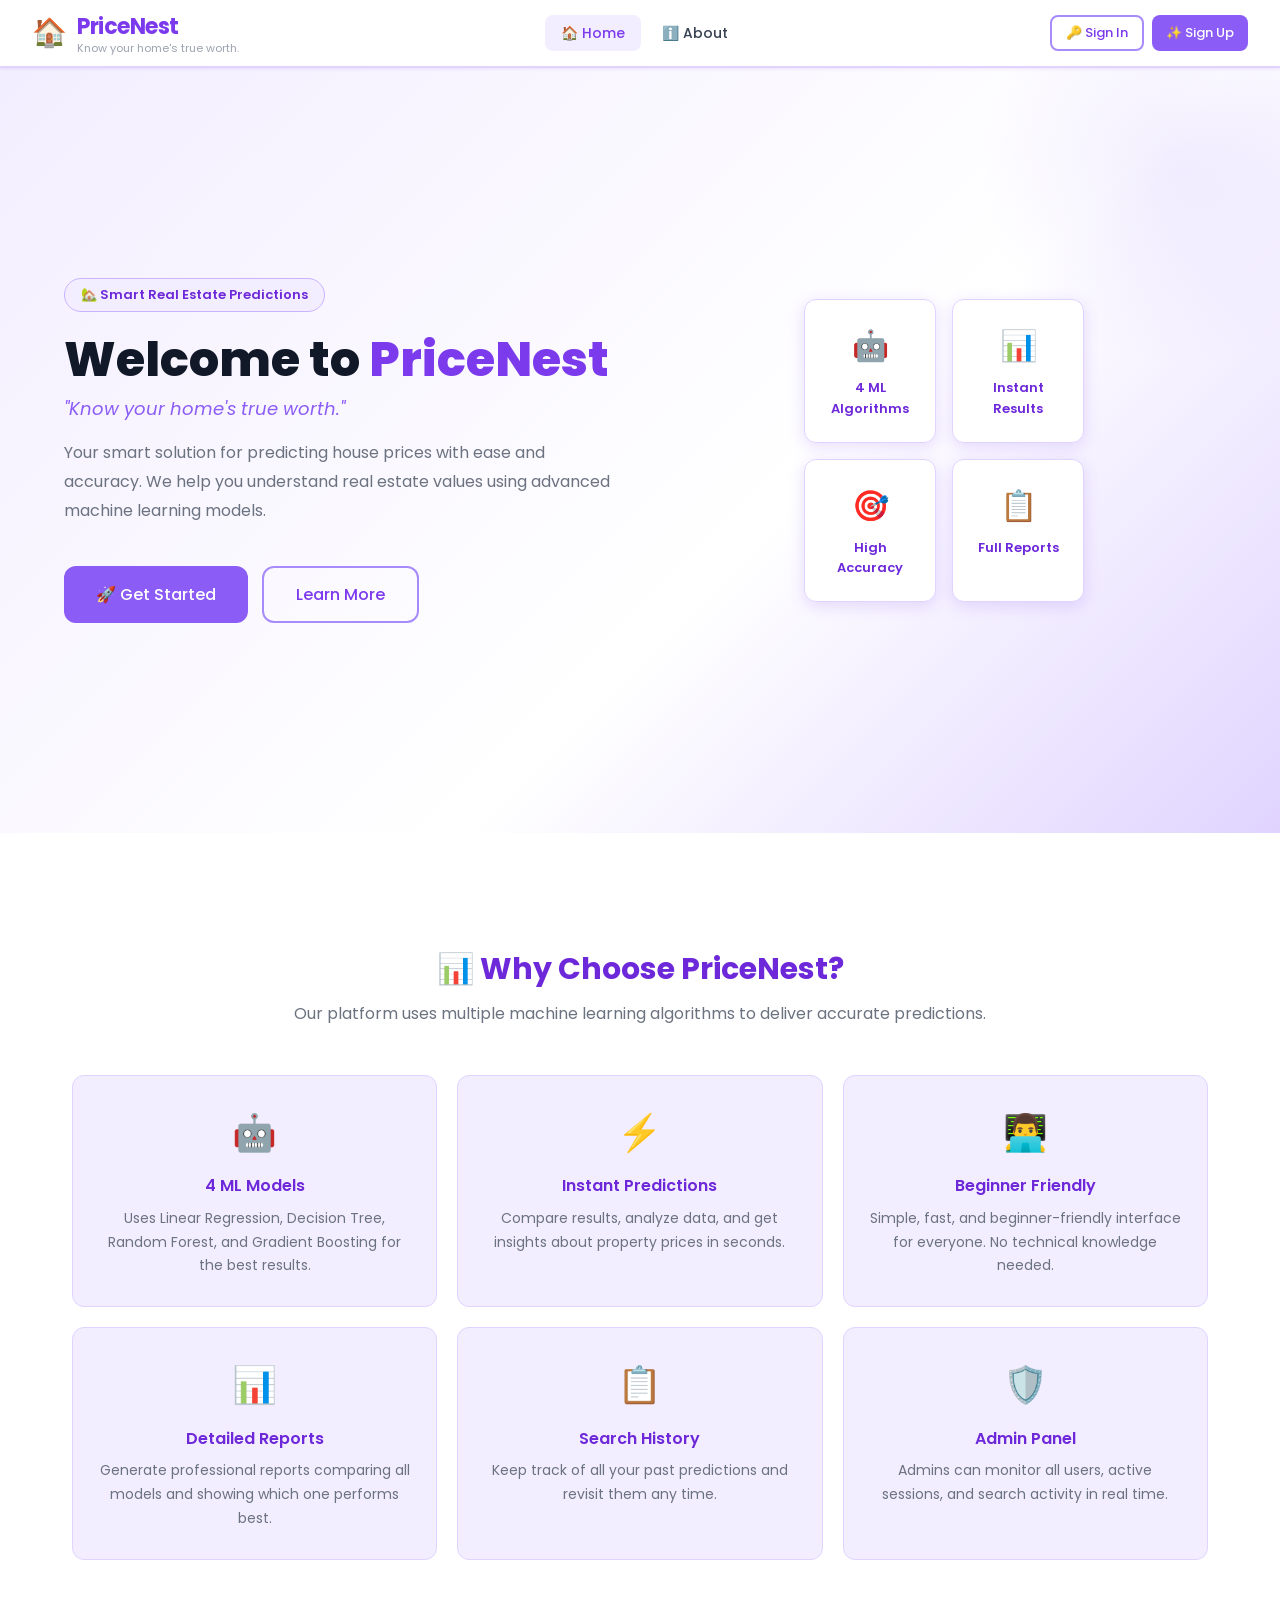
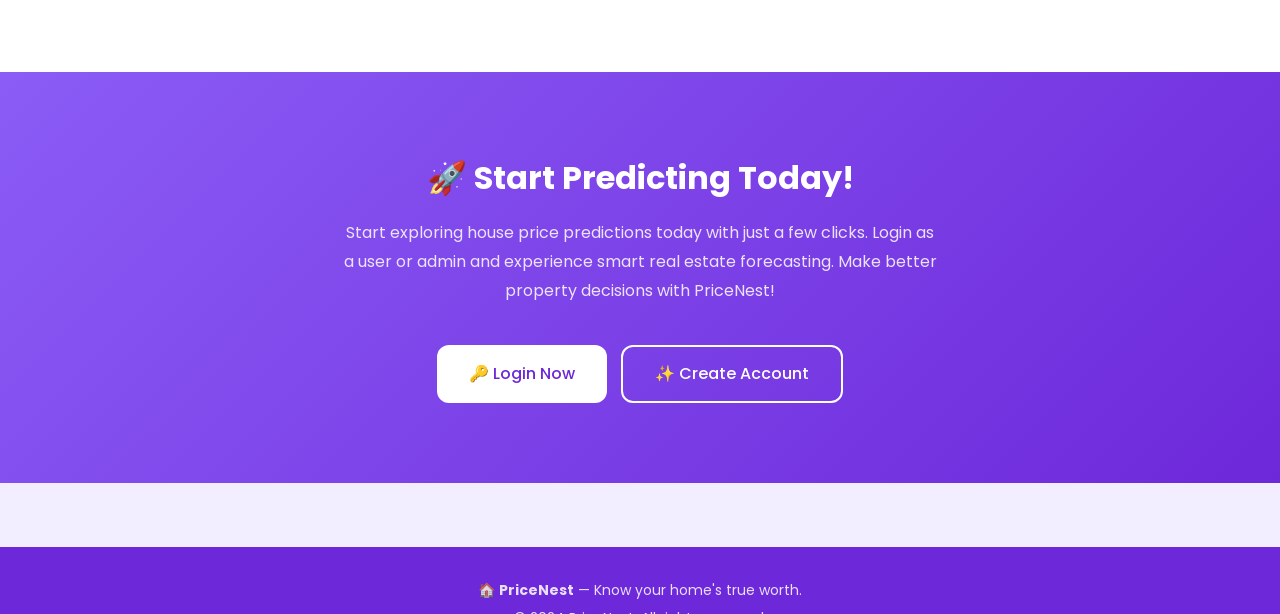
<file: index.html>
<!DOCTYPE html>
<html lang="en">
<head>
  <meta charset="UTF-8"/>
  <meta http-equiv="refresh" content="0; url=frontend/pages/home.html"/>
  <title>PriceNest - Redirecting...</title>
</head>
<body>
  <p>Redirecting to PriceNest... <a href="frontend/pages/home.html">Click here if not redirected.</a></p>
</body>
</html>
</file>
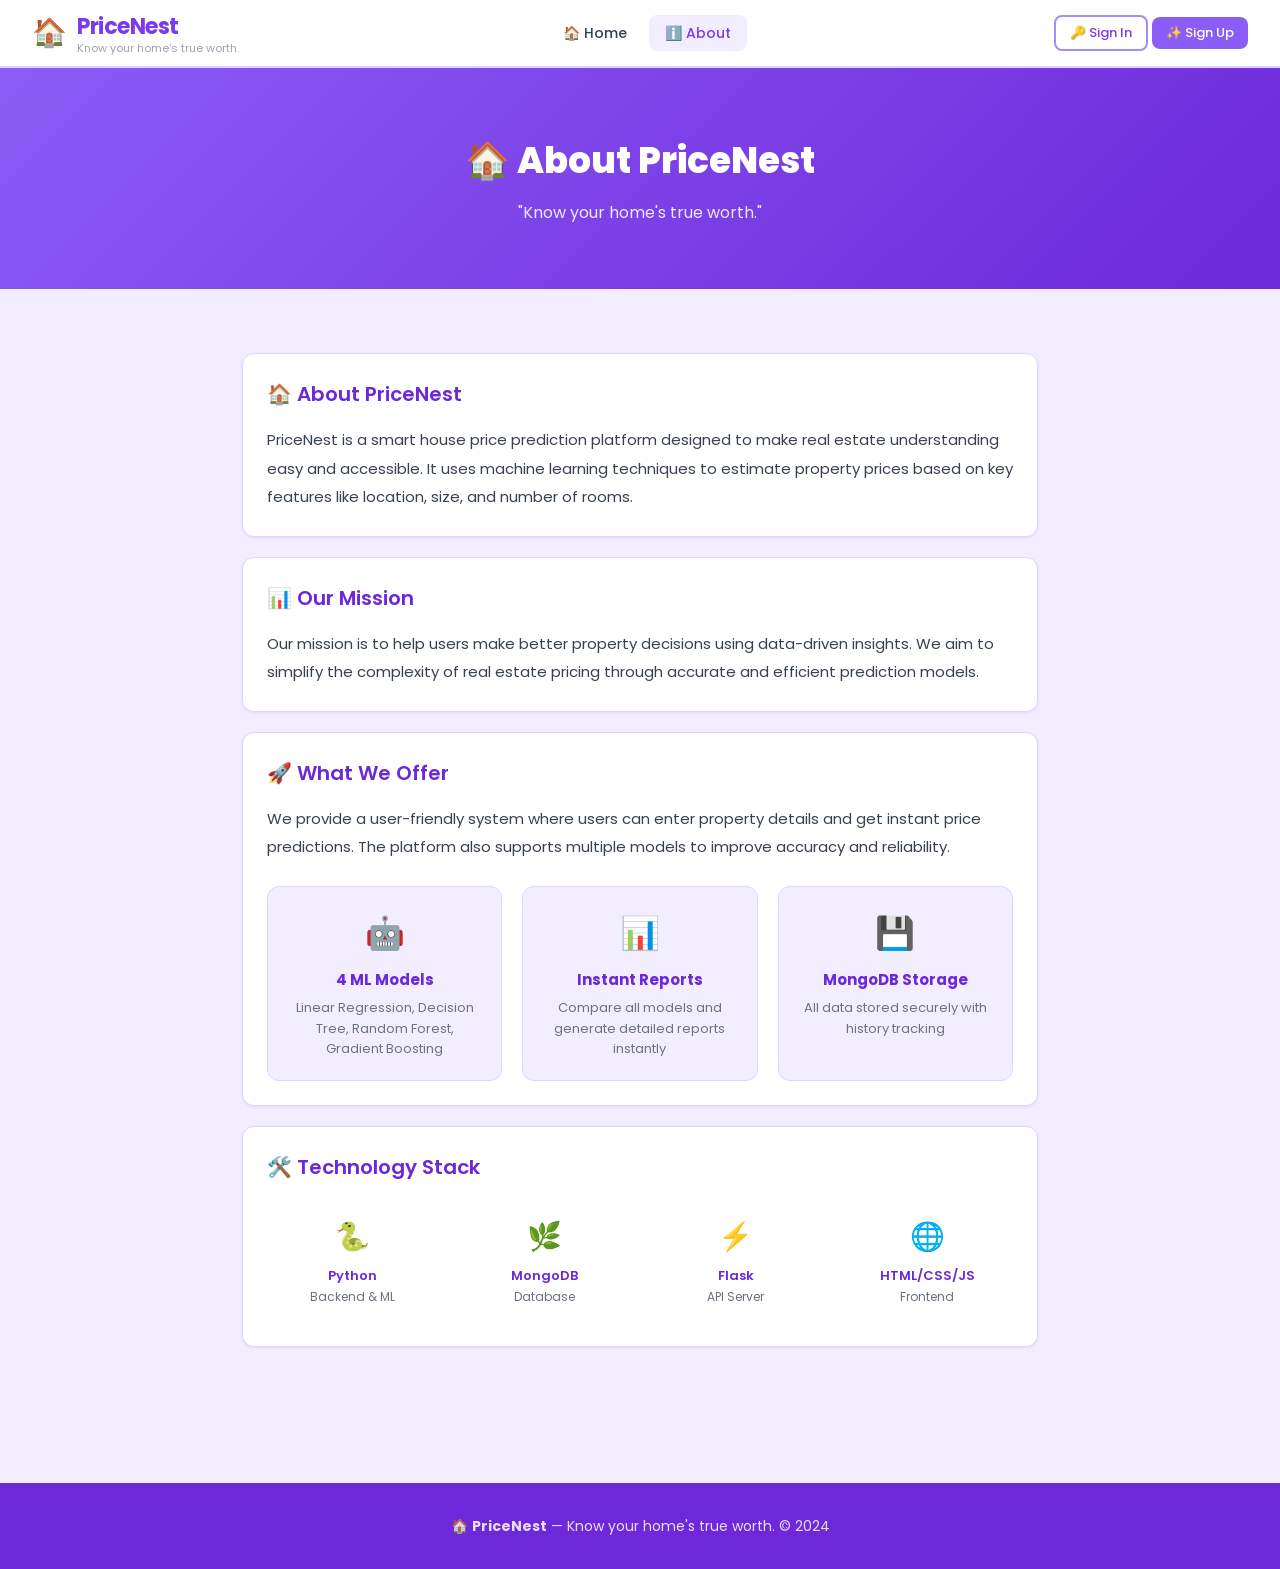
<file: frontend/pages/about.html>
<!DOCTYPE html>
<html lang="en">
<head>
  <meta charset="UTF-8"/>
  <meta name="viewport" content="width=device-width, initial-scale=1.0"/>
  <title>PriceNest - About</title>
  <link rel="stylesheet" href="../css/style.css"/>
</head>
<body>

<!-- NAVBAR -->
<nav class="navbar">
  <div class="navbar-brand">
    <span class="logo-icon">🏠</span>
    <div>
      <span class="brand-text">PriceNest</span>
      <span class="tagline">Know your home's true worth.</span>
    </div>
  </div>
  <ul class="nav-links">
    <li><a href="home.html">🏠 Home</a></li>
    <li><a href="about.html" class="active">ℹ️ About</a></li>
    <li id="navPredict" class="hidden"><a href="predict.html">🔮 Predict</a></li>
    <li id="navHistory" class="hidden"><a href="history.html">📋 History</a></li>
    <li id="navReport" class="hidden"><a href="report.html">📊 Report</a></li>
    <li id="navAdmin" class="hidden"><a href="admin.html">🛡️ Admin</a></li>
  </ul>
  <div class="nav-user" id="navUser">
    <div id="navGuest">
      <a href="auth.html" class="btn btn-outline btn-sm">🔑 Sign In</a>
      <a href="auth.html?tab=signup" class="btn btn-primary btn-sm">✨ Sign Up</a>
    </div>
    <div id="navLoggedIn" class="hidden" style="display:flex;align-items:center;gap:10px;">
      <span id="navUsername" style="font-size:14px;font-weight:500;color:var(--lavender-700);"></span>
      <button class="profile-icon-btn" onclick="goToProfile()">👤</button>
      <button class="btn btn-sm btn-outline" onclick="logout()">🚪 Logout</button>
    </div>
  </div>
</nav>

<!-- ABOUT HERO -->
<div style="background:linear-gradient(135deg,var(--lavender-500),var(--lavender-700));padding:4rem 2rem;text-align:center;color:white;">
  <h1 style="font-size:36px;font-weight:800;margin-bottom:10px;">🏠 About PriceNest</h1>
  <p style="font-size:16px;opacity:0.88;max-width:560px;margin:0 auto;">"Know your home's true worth."</p>
</div>

<div class="main-content" style="max-width:860px;">

  <!-- About Section -->
  <div class="card" style="margin-top:32px;">
    <div class="card-title" style="font-size:20px;">🏠 About PriceNest</div>
    <p style="font-size:15px;color:var(--gray-700);line-height:1.9;">
      PriceNest is a smart house price prediction platform designed to make real estate understanding easy and accessible.
      It uses machine learning techniques to estimate property prices based on key features like location, size, and number of rooms.
    </p>
  </div>

  <!-- Mission -->
  <div class="card" style="margin-top:20px;">
    <div class="card-title" style="font-size:20px;">📊 Our Mission</div>
    <p style="font-size:15px;color:var(--gray-700);line-height:1.9;">
      Our mission is to help users make better property decisions using data-driven insights.
      We aim to simplify the complexity of real estate pricing through accurate and efficient prediction models.
    </p>
  </div>

  <!-- What We Offer -->
  <div class="card" style="margin-top:20px;">
    <div class="card-title" style="font-size:20px;">🚀 What We Offer</div>
    <p style="font-size:15px;color:var(--gray-700);line-height:1.9;">
      We provide a user-friendly system where users can enter property details and get instant price predictions.
      The platform also supports multiple models to improve accuracy and reliability.
    </p>

    <div class="grid-3" style="margin-top:24px;">
      <div style="text-align:center;padding:20px;background:var(--lavender-100);border-radius:var(--radius);border:1px solid var(--lavender-200);">
        <div style="font-size:32px;margin-bottom:10px;">🤖</div>
        <h4 style="color:var(--lavender-700);margin-bottom:6px;">4 ML Models</h4>
        <p style="font-size:13px;color:var(--gray-500);">Linear Regression, Decision Tree, Random Forest, Gradient Boosting</p>
      </div>
      <div style="text-align:center;padding:20px;background:var(--lavender-100);border-radius:var(--radius);border:1px solid var(--lavender-200);">
        <div style="font-size:32px;margin-bottom:10px;">📊</div>
        <h4 style="color:var(--lavender-700);margin-bottom:6px;">Instant Reports</h4>
        <p style="font-size:13px;color:var(--gray-500);">Compare all models and generate detailed reports instantly</p>
      </div>
      <div style="text-align:center;padding:20px;background:var(--lavender-100);border-radius:var(--radius);border:1px solid var(--lavender-200);">
        <div style="font-size:32px;margin-bottom:10px;">💾</div>
        <h4 style="color:var(--lavender-700);margin-bottom:6px;">MongoDB Storage</h4>
        <p style="font-size:13px;color:var(--gray-500);">All data stored securely with history tracking</p>
      </div>
    </div>
  </div>

  <!-- Tech Stack -->
  <div class="card" style="margin-top:20px;margin-bottom:40px;">
    <div class="card-title" style="font-size:20px;">🛠️ Technology Stack</div>
    <div class="grid-4">
      <div style="text-align:center;padding:16px;">
        <div style="font-size:28px;margin-bottom:6px;">🐍</div>
        <p style="font-weight:600;font-size:13px;color:var(--lavender-700);">Python</p>
        <p style="font-size:12px;color:var(--gray-500);">Backend & ML</p>
      </div>
      <div style="text-align:center;padding:16px;">
        <div style="font-size:28px;margin-bottom:6px;">🌿</div>
        <p style="font-weight:600;font-size:13px;color:var(--lavender-700);">MongoDB</p>
        <p style="font-size:12px;color:var(--gray-500);">Database</p>
      </div>
      <div style="text-align:center;padding:16px;">
        <div style="font-size:28px;margin-bottom:6px;">⚡</div>
        <p style="font-weight:600;font-size:13px;color:var(--lavender-700);">Flask</p>
        <p style="font-size:12px;color:var(--gray-500);">API Server</p>
      </div>
      <div style="text-align:center;padding:16px;">
        <div style="font-size:28px;margin-bottom:6px;">🌐</div>
        <p style="font-weight:600;font-size:13px;color:var(--lavender-700);">HTML/CSS/JS</p>
        <p style="font-size:12px;color:var(--gray-500);">Frontend</p>
      </div>
    </div>
  </div>

</div>

<footer>
  <p>🏠 <strong>PriceNest</strong> — Know your home's true worth. © 2024</p>
</footer>

<script src="../js/utils.js"></script>
<script src="../js/about.js"></script>
</body>
</html>
</file>
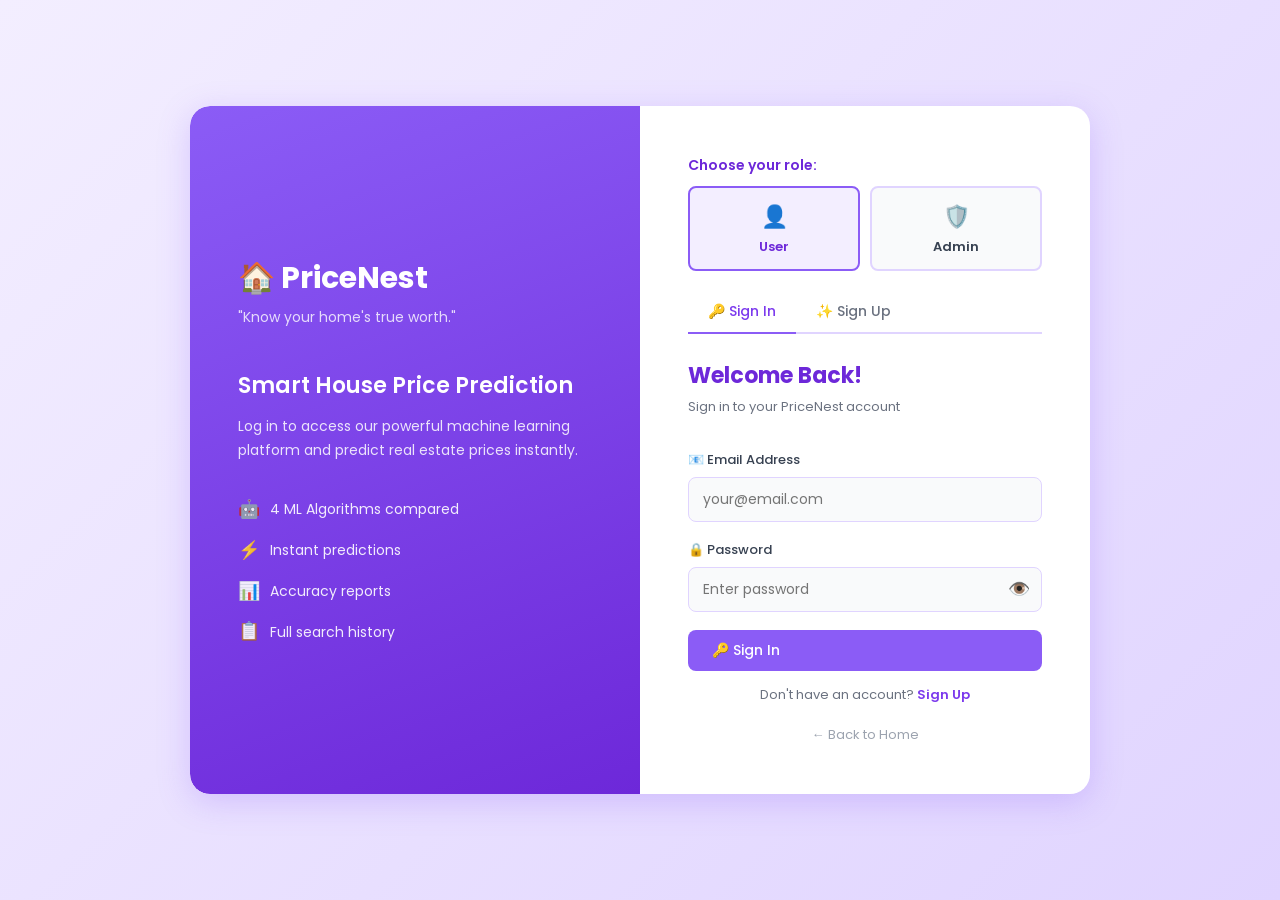
<file: frontend/pages/admin.html>
<!DOCTYPE html>
<html lang="en">
<head>
  <meta charset="UTF-8"/>
  <meta name="viewport" content="width=device-width, initial-scale=1.0"/>
  <title>PriceNest - Admin Dashboard</title>
  <link rel="stylesheet" href="../css/style.css"/>
</head>
<body>

<nav class="navbar">
  <div class="navbar-brand">
    <span class="logo-icon">🏠</span>
    <div><span class="brand-text">PriceNest</span><span class="tagline">Admin Panel</span></div>
  </div>
  <ul class="nav-links">
    <li><a href="admin.html" class="active">📊 Dashboard</a></li>
    <li><a href="home.html">🏠 Site Home</a></li>
  </ul>
  <div style="display:flex;align-items:center;gap:10px;">
    <span id="adminName" style="font-size:14px;font-weight:600;color:var(--lavender-700);">Admin</span>
    <span class="badge badge-purple">🛡️ Admin</span>
    <button class="btn btn-sm btn-outline" onclick="logout()">🚪 Logout</button>
  </div>
</nav>

<div class="main-content">
  <div class="page-header">
    <h1>🛡️ Admin Dashboard</h1>
    <p>Monitor all users, active sessions, and search activity.</p>
  </div>

  <div class="grid-4" style="margin-bottom:2rem;">
    <div class="stat-card"><div class="stat-icon">👥</div><div class="stat-info"><div class="stat-value" id="statTotalUsers">—</div><div class="stat-label">Total Users</div></div></div>
    <div class="stat-card"><div class="stat-icon">🟢</div><div class="stat-info"><div class="stat-value" id="statActiveUsers">—</div><div class="stat-label">Active Now</div></div></div>
    <div class="stat-card"><div class="stat-icon">🔍</div><div class="stat-info"><div class="stat-value" id="statTotalSearches">—</div><div class="stat-label">Total Searches</div></div></div>
    <div class="stat-card"><div class="stat-icon">📅</div><div class="stat-info"><div class="stat-value" id="statDate">—</div><div class="stat-label">Today</div></div></div>
  </div>

  <div class="grid-2">
    <div class="card"><div class="card-title">🟢 Currently Active Users</div><div id="activeUsersContainer"><div class="spinner"></div></div></div>
    <div class="card"><div class="card-title">👥 All Registered Users</div><div id="allUsersContainer"><div class="spinner"></div></div></div>
  </div>

  <div class="card" style="margin-top:24px;">
    <div class="card-title">🔍 Recent Search Activity</div>
    <div id="searchActivityContainer"><div class="spinner"></div></div>
  </div>
</div>

<footer><p>🏠 <strong>PriceNest</strong> — Admin Panel © 2024</p></footer>
<script src="../js/utils.js"></script>
<script src="../js/admin.js"></script>
</body>
</html>
</file>
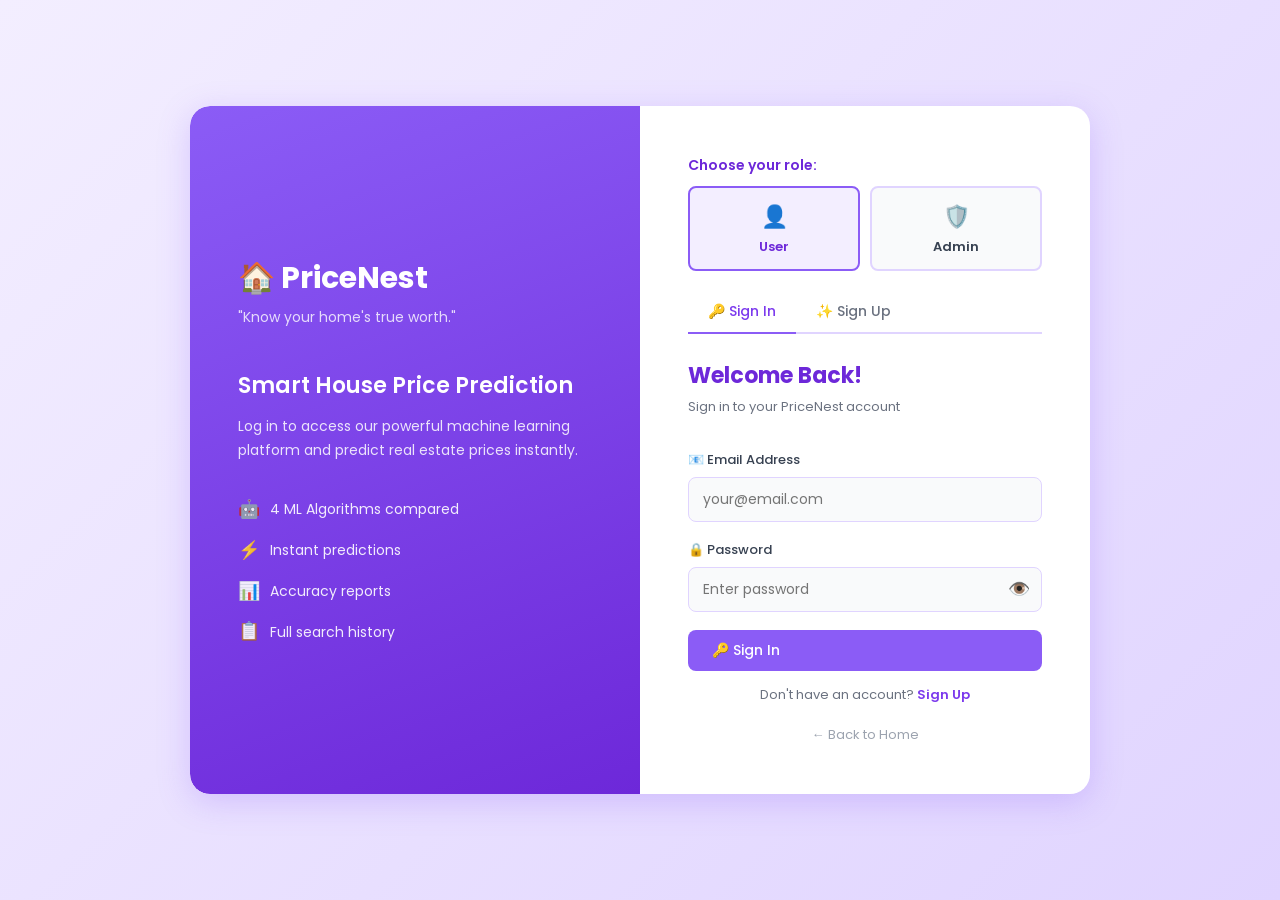
<file: frontend/pages/auth.html>
<!DOCTYPE html>
<html lang="en">
<head>
  <meta charset="UTF-8"/>
  <meta name="viewport" content="width=device-width, initial-scale=1.0"/>
  <title>PriceNest - Sign In / Sign Up</title>
  <link rel="stylesheet" href="../css/style.css"/>
  <link rel="stylesheet" href="../css/auth.css"/>
  <style>
    .password-wrap {
      position: relative;
    }
    .password-wrap .form-control {
      padding-right: 44px;
    }
    .eye-btn {
      position: absolute;
      right: 12px;
      top: 50%;
      transform: translateY(-50%);
      background: none;
      border: none;
      cursor: pointer;
      font-size: 18px;
      color: var(--gray-400);
      padding: 0;
      line-height: 1;
      transition: color 0.2s;
    }
    .eye-btn:hover { color: var(--lavender-600); }
  </style>
</head>
<body class="auth-body">

<div class="auth-wrapper">
  <!-- LEFT HERO -->
  <div class="auth-hero">
    <div>
      <div class="brand">🏠 PriceNest</div>
      <div class="tagline">"Know your home's true worth."</div>
    </div>
    <h2>Smart House Price Prediction</h2>
    <p>Log in to access our powerful machine learning platform and predict real estate prices instantly.</p>
    <ul class="feature-list">
      <li><span class="icon">🤖</span> 4 ML Algorithms compared</li>
      <li><span class="icon">⚡</span> Instant predictions</li>
      <li><span class="icon">📊</span> Accuracy reports</li>
      <li><span class="icon">📋</span> Full search history</li>
    </ul>
  </div>

  <!-- RIGHT FORM -->
  <div class="auth-form-panel">

    <!-- Role Selector -->
    <p style="margin-bottom:10px;font-weight:600;color:var(--lavender-700);font-size:14px;">Choose your role:</p>
    <div class="role-selector">
      <button class="role-btn selected" id="roleUserBtn" onclick="selectRole('user', this)">
        <span class="role-icon">👤</span>
        <span class="role-label">User</span>
      </button>
      <button class="role-btn" id="roleAdminBtn" onclick="selectRole('admin', this)">
        <span class="role-icon">🛡️</span>
        <span class="role-label">Admin</span>
      </button>
    </div>

    <!-- Tabs -->
    <div class="auth-tabs">
      <button class="auth-tab active" id="tabLogin"  onclick="switchTab('login')">🔑 Sign In</button>
      <button class="auth-tab"        id="tabSignup" onclick="switchTab('signup')">✨ Sign Up</button>
    </div>

    <!-- Alerts -->
    <div class="alert alert-error"   id="authAlert"  ><span id="authAlertMsg"></span></div>
    <div class="alert alert-success" id="authSuccess"><span id="authSuccessMsg"></span></div>

    <!-- ===== LOGIN FORM ===== -->
    <div id="loginForm">
      <p class="form-title">Welcome Back!</p>
      <p class="form-subtitle">Sign in to your PriceNest account</p>

      <div class="form-group">
        <label>📧 Email Address</label>
        <input type="email" class="form-control" id="loginEmail" placeholder="your@email.com"/>
      </div>

      <div class="form-group">
        <label>🔒 Password</label>
        <div class="password-wrap">
          <input type="password" class="form-control" id="loginPassword" placeholder="Enter password"/>
          <button class="eye-btn" type="button" onclick="togglePassword('loginPassword', this)" title="Show/Hide Password">👁️</button>
        </div>
      </div>

      <button class="btn btn-primary" style="width:100%;" onclick="handleLogin()">🔑 Sign In</button>
      <p style="text-align:center;font-size:13px;color:var(--gray-500);margin-top:14px;">
        Don't have an account? <a href="#" onclick="switchTab('signup')" style="color:var(--lavender-600);font-weight:600;">Sign Up</a>
      </p>
    </div>

    <!-- ===== SIGNUP FORM ===== -->
    <div id="signupForm" style="display:none;">
      <p class="form-title">Create Account</p>
      <p class="form-subtitle">Join PriceNest today</p>

      <div class="form-group">
        <label>👤 Username</label>
        <input type="text" class="form-control" id="signupUsername" placeholder="Your name"/>
      </div>

      <div class="form-group">
        <label>📧 Email Address</label>
        <input type="email" class="form-control" id="signupEmail" placeholder="your@email.com"/>
      </div>

      <div class="form-group">
        <label>🔒 Password</label>
        <div class="password-wrap">
          <input type="password" class="form-control" id="signupPassword" placeholder="Min 6 characters"/>
          <button class="eye-btn" type="button" onclick="togglePassword('signupPassword', this)" title="Show/Hide Password">👁️</button>
        </div>
      </div>

      <button class="btn btn-primary" style="width:100%;" onclick="handleSignup()">✨ Create Account</button>
      <p style="text-align:center;font-size:13px;color:var(--gray-500);margin-top:14px;">
        Already have an account? <a href="#" onclick="switchTab('login')" style="color:var(--lavender-600);font-weight:600;">Sign In</a>
      </p>
    </div>

    <p style="margin-top:20px;text-align:center;font-size:13px;">
      <a href="home.html" style="color:var(--gray-400);">← Back to Home</a>
    </p>
  </div>
</div>

<script src="../js/utils.js"></script>
<script src="../js/auth.js"></script>
<script>
  // Show / Hide password toggle
  function togglePassword(inputId, btn) {
    var input = document.getElementById(inputId);
    if (input.type === "password") {
      input.type = "text";
      btn.textContent = "🙈";
      btn.title = "Hide Password";
    } else {
      input.type = "password";
      btn.textContent = "👁️";
      btn.title = "Show Password";
    }
  }
</script>
</body>
</html>
</file>
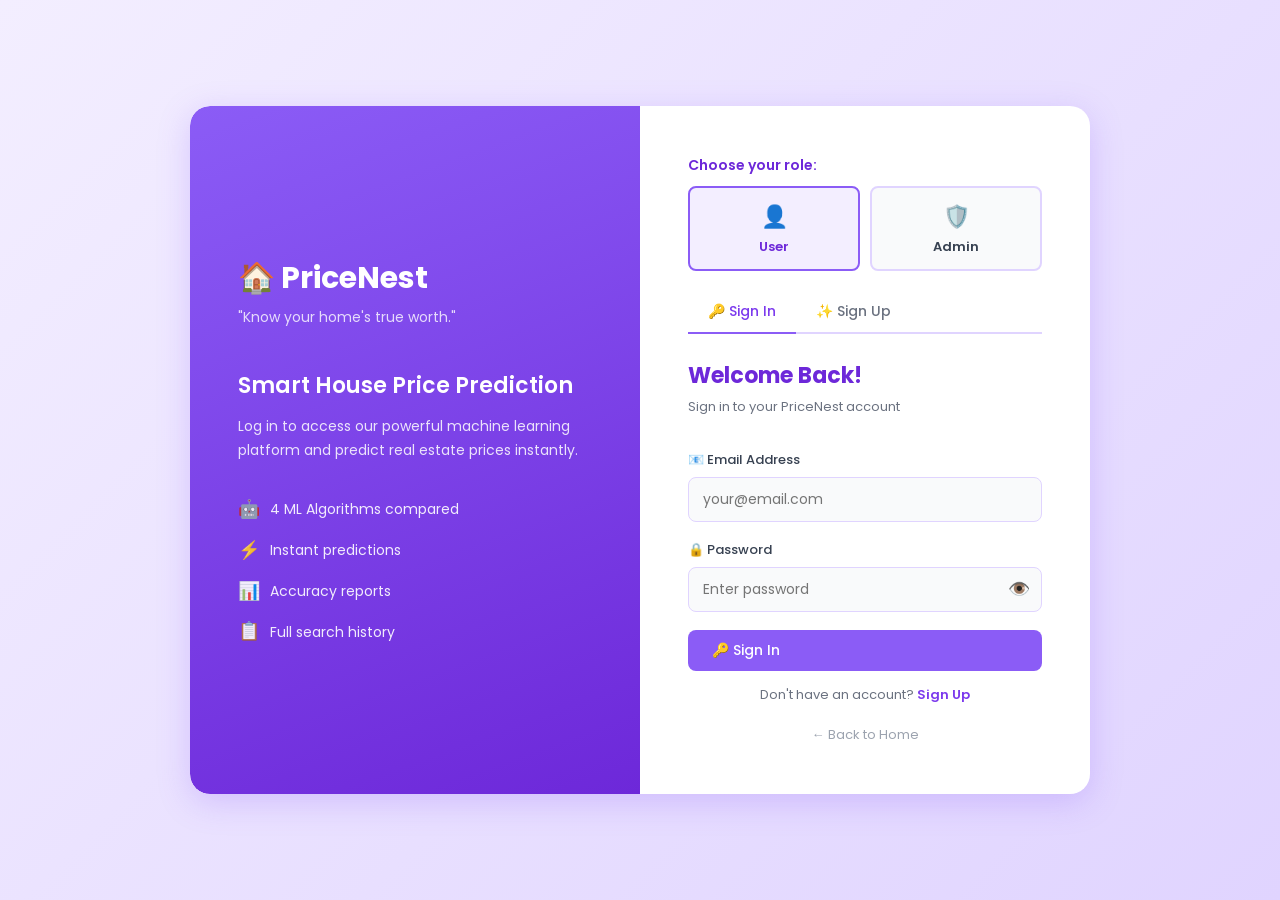
<file: frontend/pages/history.html>
<!DOCTYPE html>
<html lang="en">
<head>
  <meta charset="UTF-8"/>
  <meta name="viewport" content="width=device-width, initial-scale=1.0"/>
  <title>PriceNest - Search History</title>
  <link rel="stylesheet" href="../css/style.css"/>
</head>
<body>

<nav class="navbar">
  <div class="navbar-brand">
    <span class="logo-icon">🏠</span>
    <div><span class="brand-text">PriceNest</span><span class="tagline">Know your home's true worth.</span></div>
  </div>
  <ul class="nav-links">
    <li><a href="home.html">🏠 Home</a></li>
    <li><a href="about.html">ℹ️ About</a></li>
    <li><a href="predict.html">🔮 Predict</a></li>
    <li><a href="history.html" class="active">📋 History</a></li>
    <li><a href="report.html">📊 Report</a></li>
    <li id="navAdmin" style="display:none;"><a href="admin.html">🛡️ Admin</a></li>
  </ul>
  <div style="display:flex;align-items:center;gap:10px;">
    <span id="navUsername" style="font-size:14px;font-weight:500;color:var(--lavender-700);"></span>
    <button class="profile-icon-btn" onclick="goToProfile()">👤</button>
    <button class="btn btn-sm btn-outline" onclick="logout()">🚪 Logout</button>
  </div>
</nav>

<div class="main-content">
  <div style="display:flex;justify-content:space-between;align-items:center;flex-wrap:wrap;gap:12px;margin-bottom:2rem;">
    <div>
      <h1 style="font-size:28px;font-weight:700;color:var(--lavender-700);">📋 Search History</h1>
      <p style="color:var(--gray-500);">All your past property price predictions.</p>
    </div>
    <button class="btn btn-danger" onclick="clearHistory()">🗑️ Clear All History</button>
  </div>

  <div class="alert alert-success" id="histAlert" style="margin-bottom:16px;"><span id="histAlertMsg"></span></div>

  <div id="historyLoading" style="text-align:center;padding:3rem;">
    <div class="spinner"></div>
    <p style="margin-top:12px;color:var(--lavender-600);">Loading history...</p>
  </div>

  <div id="historyEmpty" style="display:none;text-align:center;padding:4rem;">
    <div style="font-size:60px;margin-bottom:16px;">📋</div>
    <h3 style="color:var(--lavender-700);margin-bottom:8px;">No History Yet</h3>
    <p style="color:var(--gray-500);">Your predictions will appear here.</p>
    <a href="predict.html" class="btn btn-primary" style="margin-top:16px;">🔮 Make a Prediction</a>
  </div>

  <!-- History Cards View -->
  <div id="historyCards" style="display:none;"></div>

</div>

<footer><p>🏠 <strong>PriceNest</strong> — Know your home's true worth. © 2024</p></footer>
<script src="../js/utils.js"></script>
<script src="../js/history.js"></script>
</body>
</html>
</file>
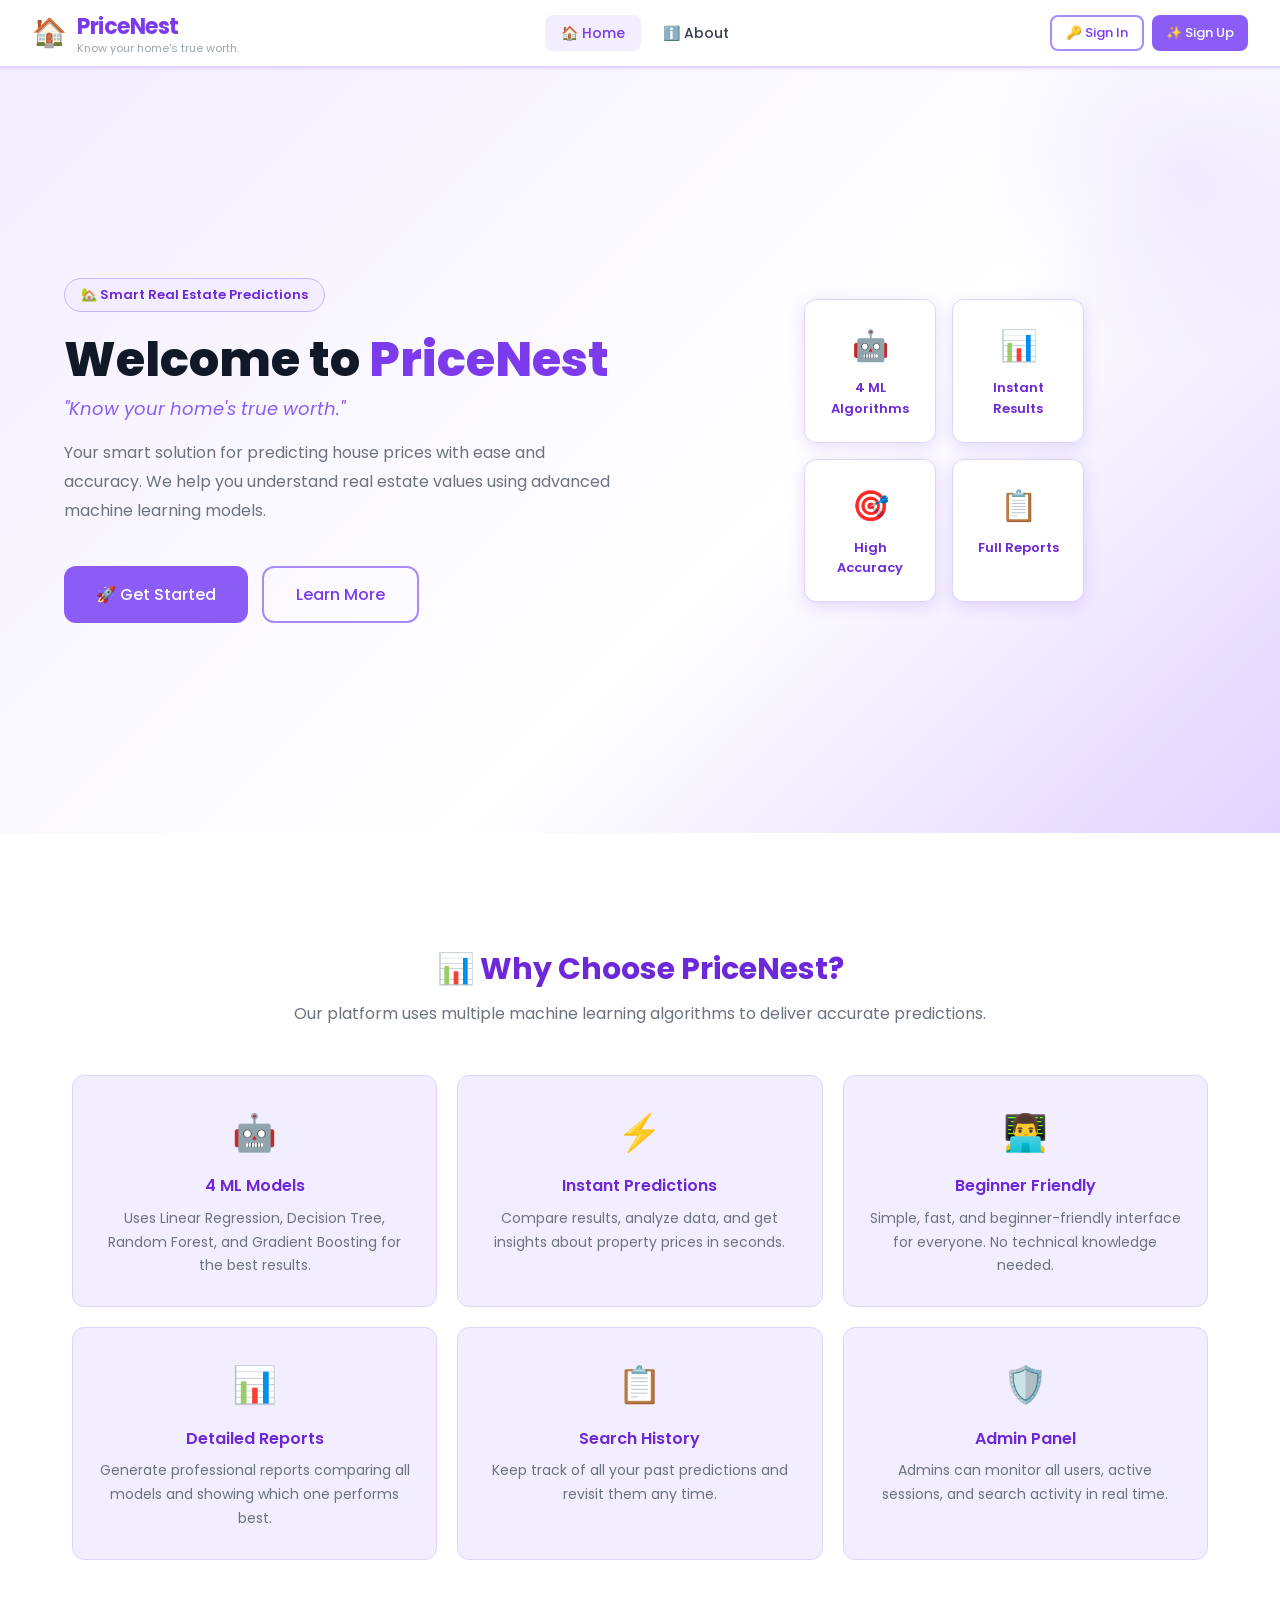
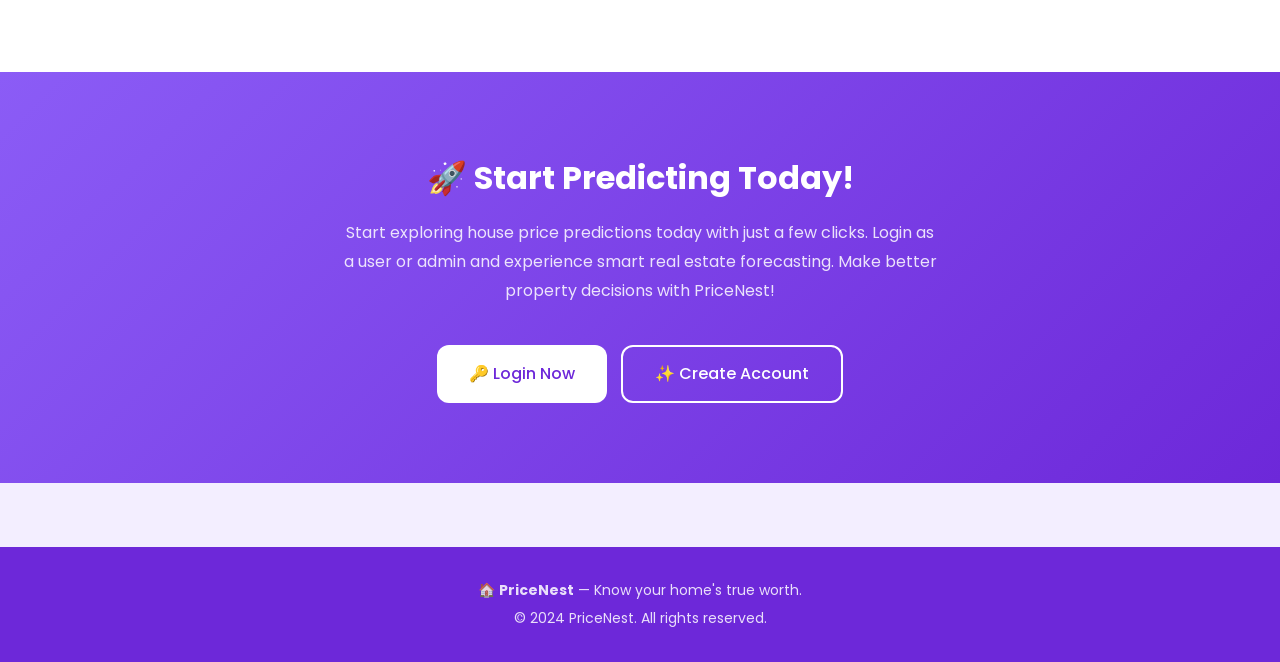
<file: frontend/pages/home.html>
<!DOCTYPE html>
<html lang="en">
<head>
  <meta charset="UTF-8" />
  <meta name="viewport" content="width=device-width, initial-scale=1.0"/>
  <title>PriceNest - Know Your Home's True Worth</title>
  <link rel="stylesheet" href="../css/style.css"/>
  <link rel="stylesheet" href="../css/home.css"/>
</head>
<body>

<!-- NAVBAR -->
<nav class="navbar">
  <div class="navbar-brand">
    <span class="logo-icon">🏠</span>
    <div>
      <span class="brand-text">PriceNest</span>
      <span class="tagline">Know your home's true worth.</span>
    </div>
  </div>

  <ul class="nav-links" id="navLinks">
    <li><a href="home.html" class="active">🏠 Home</a></li>
    <li><a href="about.html">ℹ️ About</a></li>
    <li id="navPredict" style="display:none;"><a href="predict.html">🔮 Predict</a></li>
    <li id="navHistory" style="display:none;"><a href="history.html">📋 History</a></li>
    <li id="navReport"  style="display:none;"><a href="report.html">📊 Report</a></li>
    <li id="navAdmin"   style="display:none;"><a href="admin.html">🛡️ Admin</a></li>
  </ul>

  <div class="nav-user">
    <!-- Guest buttons (shown by default) -->
    <div id="navGuest" style="display:flex;gap:8px;">
      <a href="auth.html" class="btn btn-outline btn-sm">🔑 Sign In</a>
      <a href="auth.html?tab=signup" class="btn btn-primary btn-sm">✨ Sign Up</a>
    </div>
    <!-- Logged-in section (hidden by default) -->
    <div id="navLoggedIn" style="display:none;align-items:center;gap:10px;">
      <span id="navUsername" style="font-size:14px;font-weight:500;color:var(--lavender-700);"></span>
      <button class="profile-icon-btn" onclick="goToProfile()" title="Profile">👤</button>
      <button class="btn btn-sm btn-outline" onclick="logout()">🚪 Logout</button>
    </div>
  </div>
</nav>

<!-- HERO -->
<section class="hero">
  <div class="hero-content">
    <span class="hero-badge">🏡 Smart Real Estate Predictions</span>
    <h1>Welcome to <span>PriceNest</span></h1>
    <p class="hero-tagline">"Know your home's true worth."</p>
    <p class="hero-desc">
      Your smart solution for predicting house prices with ease and accuracy.
      We help you understand real estate values using advanced machine learning models.
    </p>

    <!-- Guest buttons -->
    <div class="hero-btns" id="heroBtns" style="display:flex;">
      <a href="auth.html" class="btn btn-primary btn-lg">🚀 Get Started</a>
      <a href="about.html" class="btn btn-outline btn-lg">Learn More</a>
    </div>
    <!-- Logged-in button -->
    <div id="heroPredictBtn" style="display:none;">
      <a href="predict.html" class="btn btn-primary btn-lg">🔮 Predict Now</a>
    </div>
  </div>

  <div class="hero-visual">
    <div class="hero-card-float">
      <div class="float-item"><span>🤖</span><p>4 ML Algorithms</p></div>
      <div class="float-item"><span>📊</span><p>Instant Results</p></div>
      <div class="float-item"><span>🎯</span><p>High Accuracy</p></div>
      <div class="float-item"><span>📋</span><p>Full Reports</p></div>
    </div>
  </div>
</section>

<!-- FEATURES -->
<section class="section-features">
  <div class="main-content">
    <div class="section-title">
      <h2>📊 Why Choose PriceNest?</h2>
      <p>Our platform uses multiple machine learning algorithms to deliver accurate predictions.</p>
    </div>
    <div class="grid-3">
      <div class="feature-card"><div class="feature-icon">🤖</div><h3>4 ML Models</h3><p>Uses Linear Regression, Decision Tree, Random Forest, and Gradient Boosting for the best results.</p></div>
      <div class="feature-card"><div class="feature-icon">⚡</div><h3>Instant Predictions</h3><p>Compare results, analyze data, and get insights about property prices in seconds.</p></div>
      <div class="feature-card"><div class="feature-icon">👨‍💻</div><h3>Beginner Friendly</h3><p>Simple, fast, and beginner-friendly interface for everyone. No technical knowledge needed.</p></div>
      <div class="feature-card"><div class="feature-icon">📊</div><h3>Detailed Reports</h3><p>Generate professional reports comparing all models and showing which one performs best.</p></div>
      <div class="feature-card"><div class="feature-icon">📋</div><h3>Search History</h3><p>Keep track of all your past predictions and revisit them any time.</p></div>
      <div class="feature-card"><div class="feature-icon">🛡️</div><h3>Admin Panel</h3><p>Admins can monitor all users, active sessions, and search activity in real time.</p></div>
    </div>
  </div>
</section>

<!-- CTA -->
<section class="section-cta">
  <div class="cta-content">
    <h2>🚀 Start Predicting Today!</h2>
    <p>Start exploring house price predictions today with just a few clicks. Login as a user or admin and experience smart real estate forecasting. Make better property decisions with PriceNest!</p>
    <!-- Guest CTA -->
    <div id="ctaBtns" style="display:flex;justify-content:center;gap:14px;flex-wrap:wrap;">
      <a href="auth.html" class="btn btn-lg" style="background:white;color:var(--lavender-700);">🔑 Login Now</a>
      <a href="auth.html?tab=signup" class="btn btn-lg btn-outline" style="border-color:white;color:white;">✨ Create Account</a>
    </div>
    <!-- Logged-in CTA -->
    <div id="ctaPredictBtn" style="display:none;">
      <a href="predict.html" class="btn btn-lg" style="background:white;color:var(--lavender-700);">🔮 Go to Predictions</a>
    </div>
  </div>
</section>

<footer>
  <p>🏠 <strong>PriceNest</strong> — Know your home's true worth.</p>
  <p style="margin-top:6px;">© 2024 PriceNest. All rights reserved.</p>
</footer>

<script src="../js/utils.js"></script>
<script src="../js/home.js"></script>
</body>
</html>
</file>
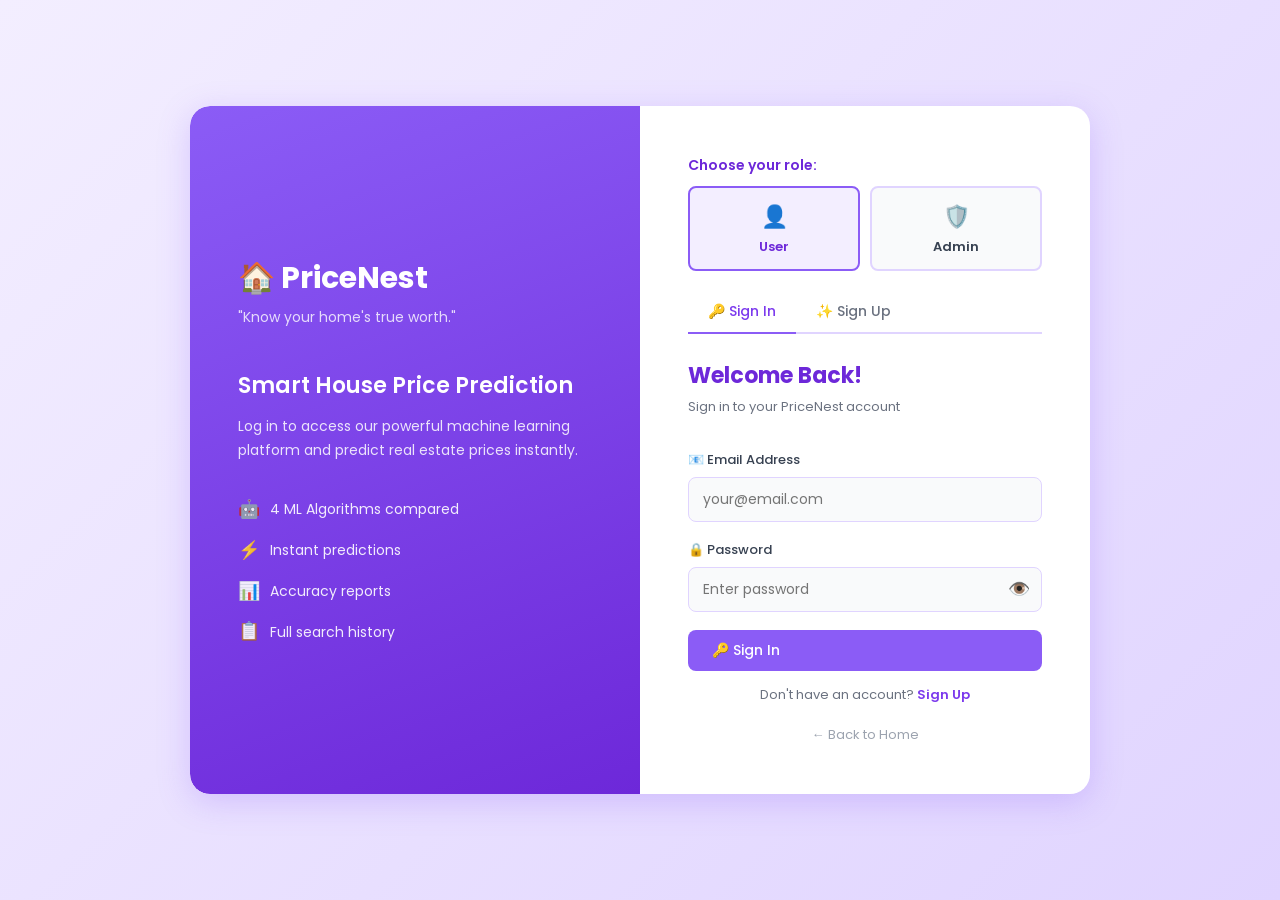
<file: frontend/pages/predict.html>
<!DOCTYPE html>
<html lang="en">
<head>
  <meta charset="UTF-8"/>
  <meta name="viewport" content="width=device-width, initial-scale=1.0"/>
  <title>PriceNest - Price Prediction</title>
  <link rel="preconnect" href="https://fonts.googleapis.com"/>
  <link href="https://fonts.googleapis.com/css2?family=Poppins:wght@400;500;600;700;800&display=swap" rel="stylesheet"/>
  <link rel="stylesheet" href="../css/style.css"/>
  <link rel="stylesheet" href="../css/predict.css"/>
  <style>

    /* ── Location Wizard ───────────────────────────── */
    .location-wizard {
      background: linear-gradient(135deg, var(--lavender-100) 0%, #fff 100%);
      border: 1.5px solid var(--lavender-300);
      border-radius: var(--radius);
      padding: 18px;
      margin-bottom: 18px;
    }
    .location-wizard .wizard-title {
      font-size: 13px;
      font-weight: 700;
      color: var(--lavender-700);
      margin-bottom: 14px;
      display: flex;
      align-items: center;
      gap: 6px;
    }

    /* Step progress pills */
    .wizard-steps {
      display: flex;
      align-items: center;
      gap: 0;
      margin-bottom: 18px;
      overflow: hidden;
      border-radius: 8px;
    }
    .wizard-step {
      flex: 1;
      text-align: center;
      font-size: 11px;
      font-weight: 600;
      padding: 7px 4px;
      background: var(--lavender-100);
      color: var(--lavender-400);
      border: 1px solid var(--lavender-200);
      transition: all 0.25s;
      position: relative;
      white-space: nowrap;
      overflow: hidden;
      text-overflow: ellipsis;
    }
    .wizard-step:first-child { border-radius: 8px 0 0 8px; }
    .wizard-step:last-child  { border-radius: 0 8px 8px 0; }
    .wizard-step.active {
      background: var(--lavender-500);
      color: white;
      border-color: var(--lavender-500);
      box-shadow: 0 2px 8px rgba(139,92,246,.3);
      z-index: 1;
    }
    .wizard-step.done {
      background: #d1fae5;
      color: #065f46;
      border-color: #6ee7b7;
    }

    /* Location selects / inputs */
    .loc-select {
      width: 100%;
      padding: 10px 14px;
      border: 1.5px solid var(--lavender-200);
      border-radius: var(--radius-sm);
      font-family: 'Poppins', sans-serif;
      font-size: 14px;
      color: var(--gray-700);
      background: white;
      cursor: pointer;
      outline: none;
      transition: border-color 0.2s, box-shadow 0.2s;
      appearance: none;
      background-image: url("data:image/svg+xml,%3Csvg xmlns='http://www.w3.org/2000/svg' width='12' height='12' viewBox='0 0 24 24' fill='none' stroke='%238b5cf6' stroke-width='2.5'%3E%3Cpolyline points='6 9 12 15 18 9'/%3E%3C/svg%3E");
      background-repeat: no-repeat;
      background-position: right 12px center;
      padding-right: 32px;
    }
    .loc-select:focus   { border-color: var(--lavender-400); box-shadow: 0 0 0 3px rgba(139,92,246,.12); }
    .loc-select:disabled { opacity: 0.45; cursor: not-allowed; background-color: #f9f9fb; }

    /* Area type badges */
    .area-badge-row {
      display: flex;
      gap: 8px;
      flex-wrap: wrap;
      margin-top: 10px;
    }
    .area-badge {
      flex: 1;
      min-width: 80px;
      padding: 8px 10px;
      border: 2px solid var(--lavender-200);
      border-radius: var(--radius-sm);
      text-align: center;
      cursor: pointer;
      font-size: 12px;
      font-weight: 600;
      color: var(--gray-500);
      background: white;
      transition: all 0.2s;
      user-select: none;
    }
    .area-badge:hover       { border-color: var(--lavender-400); color: var(--lavender-600); }
    .area-badge.selected    { border-color: var(--lavender-500); background: var(--lavender-100); color: var(--lavender-700); box-shadow: 0 0 0 2px rgba(139,92,246,.15); }
    .area-badge .badge-icon { font-size: 18px; display: block; margin-bottom: 2px; }
    .area-badge .badge-lbl  { font-size: 10px; }

    /* PIN code row */
    .pin-row {
      display: flex;
      gap: 8px;
      align-items: flex-end;
      margin-top: 10px;
    }
    .pin-row .form-control { flex: 1; margin-bottom: 0; }
    .pin-btn {
      padding: 10px 14px;
      background: var(--lavender-500);
      color: white;
      border: none;
      border-radius: var(--radius-sm);
      font-size: 13px;
      font-weight: 600;
      cursor: pointer;
      white-space: nowrap;
      transition: background 0.2s;
      font-family: 'Poppins', sans-serif;
    }
    .pin-btn:hover { background: var(--lavender-600); }

    /* Location summary chip */
    .location-chip {
      display: none;
      align-items: center;
      gap: 8px;
      margin-top: 12px;
      padding: 10px 14px;
      background: var(--lavender-100);
      border: 1.5px solid var(--lavender-300);
      border-radius: var(--radius-sm);
      font-size: 12px;
      font-weight: 600;
      color: var(--lavender-700);
      flex-wrap: wrap;
    }
    .location-chip .chip-x {
      margin-left: auto;
      cursor: pointer;
      opacity: .6;
      font-size: 16px;
      line-height: 1;
    }
    .location-chip .chip-x:hover { opacity: 1; }

    /* Inflation section */
    .inflation-section {
      background: linear-gradient(135deg, var(--lavender-100), #fff);
      border: 1.5px solid var(--lavender-300);
      border-radius: var(--radius);
      padding: 18px;
      margin-bottom: 18px;
    }
    .inflation-section .section-label {
      font-size: 13px;
      font-weight: 700;
      color: var(--lavender-700);
      margin-bottom: 10px;
      display: flex;
      align-items: center;
      gap: 6px;
    }
    .inflation-status {
      margin-top: 10px;
      padding: 10px 14px;
      border-radius: var(--radius-sm);
      font-size: 13px;
      display: none;
    }
    .inflation-status.loading {
      display: flex; align-items: center; gap: 8px;
      background: var(--lavender-100); color: var(--lavender-700);
    }
    .inflation-status.success {
      display: flex; align-items: center; gap: 8px;
      background: #d1fae5; color: #065f46;
    }
    .inflation-status.error {
      display: flex; align-items: center; gap: 8px;
      background: #fee2e2; color: #991b1b;
    }
    .mini-spinner {
      width:16px; height:16px;
      border: 2px solid var(--lavender-300);
      border-top-color: var(--lavender-600);
      border-radius: 50%;
      animation: spin 0.6s linear infinite;
      flex-shrink: 0;
    }

    /* Inflation adjusted card */
    .adjusted-price-card {
      background: linear-gradient(135deg, #10b981, #059669);
      border-radius: var(--radius-lg);
      padding: 1.5rem 2rem;
      color: white;
      margin-top: 16px;
      display: flex;
      align-items: center;
      justify-content: space-between;
      flex-wrap: wrap;
      gap: 12px;
    }
    .adjusted-price-card .adj-label { font-size:13px; opacity:.85; font-weight:600; text-transform:uppercase; letter-spacing:.5px; }
    .adjusted-price-card .adj-price  { font-size:32px; font-weight:800; }
    .adjusted-price-card .adj-info   { font-size:12px; opacity:.8; margin-top:4px; }
    .inflation-badge {
      background: rgba(255,255,255,.2);
      border-radius: 20px;
      padding: 6px 14px;
      font-size:13px; font-weight:600; text-align:center;
    }
    .inflation-badge .rate { font-size:22px; font-weight:800; display:block; }

    /* Location context banner in results */
    .location-context-banner {
      display: none;
      background: linear-gradient(90deg, var(--lavender-500), #6366f1);
      color: white;
      border-radius: var(--radius);
      padding: 14px 20px;
      margin-bottom: 16px;
      font-size: 13px;
      font-weight: 500;
      align-items: center;
      gap: 12px;
      flex-wrap: wrap;
    }
    .location-context-banner .lc-item {
      display: flex; align-items: center; gap: 4px; opacity:.9;
    }
    .location-context-banner .lc-sep { opacity:.4; }

    @keyframes spin { to { transform:rotate(360deg); } }
  </style>
</head>
<body>

<nav class="navbar">
  <div class="navbar-brand">
    <span class="logo-icon">🏠</span>
    <div>
      <span class="brand-text">PriceNest</span>
      <span class="tagline">Know your home's true worth.</span>
    </div>
  </div>
  <ul class="nav-links">
    <li><a href="home.html">🏠 Home</a></li>
    <li><a href="about.html">ℹ️ About</a></li>
    <li><a href="predict.html" class="active">🔮 Predict</a></li>
    <li><a href="history.html">📋 History</a></li>
    <li><a href="report.html">📊 Report</a></li>
    <li id="navAdmin" style="display:none;"><a href="admin.html">🛡️ Admin</a></li>
  </ul>
  <div style="display:flex;align-items:center;gap:10px;">
    <span id="navUsername" style="font-size:14px;font-weight:500;color:var(--lavender-700);"></span>
    <button class="profile-icon-btn" onclick="goToProfile()">👤</button>
    <button class="btn btn-sm btn-outline" onclick="logout()">🚪 Logout</button>
  </div>
</nav>

<div class="main-content">
  <div class="page-header">
    <h1>🔮 House Price Prediction</h1>
    <p>Enter property details and your location to get inflation-adjusted price predictions using 4 ML models.</p>
  </div>

  <div class="predict-layout">

    <!-- ═══════════ LEFT: INPUT FORM ═══════════ -->
    <div class="card predict-form-card">
      <div class="card-title">🏠 Property Details</div>

      <div class="form-group">
        <label>💰 Average Area Income (<span id="incomeCurrencyLabel">$</span>)</label>
        <input type="number" class="form-control" id="income" placeholder="e.g. 68000"/>
      </div>
      <div class="form-group">
        <label>📅 Average House Age (years)</label>
        <input type="number" class="form-control" id="houseAge" placeholder="e.g. 6" step="0.1"/>
      </div>
      <div class="form-group">
        <label>🚪 Number of Rooms</label>
        <input type="number" class="form-control" id="numRooms" placeholder="e.g. 7" min="1" step="1"/>
      </div>
      <div class="form-group">
        <label>🛏️ Number of Bedrooms</label>
        <input type="number" class="form-control" id="numBedrooms" placeholder="e.g. 3" min="1" step="1"/>
      </div>
      <div class="form-group">
        <label>👥 Area Population</label>
        <input type="number" class="form-control" id="population" placeholder="e.g. 36000"/>
      </div>

      <!-- ── NEW: House Size ── -->
      <div class="form-group">
        <label>📐 House Size
          <span style="float:right;font-size:12px;font-weight:400;opacity:0.7">
            <label style="cursor:pointer;margin:0">
              <input type="radio" name="sizeUnit" value="sqft" checked onchange="toggleSizeUnit(this.value)" style="margin-right:3px">sqft
            </label>
            &nbsp;
            <label style="cursor:pointer;margin:0">
              <input type="radio" name="sizeUnit" value="sqm" onchange="toggleSizeUnit(this.value)" style="margin-right:3px">sq m
            </label>
          </span>
        </label>
        <input type="number" class="form-control" id="houseSize" placeholder="e.g. 1200" min="100" step="10"/>
        <small style="opacity:0.6;font-size:11px" id="houseSizeHint">Enter built-up area in square feet</small>
      </div>

      <!-- ── NEW: Property Type ── -->
      <div class="form-group">
        <label>🏗️ Property Type</label>
        <select class="form-control" id="propertyType">
          <option value="apartment">🏢 Apartment / Flat</option>
          <option value="house" selected>🏠 Independent House</option>
          <option value="villa">🏡 Villa / Bungalow</option>
          <option value="plot">🌱 Plot / Land</option>
        </select>
      </div>

      <!-- ══════ LOCATION WIZARD ══════ -->
      <div class="location-wizard">
        <div class="wizard-title">📍 Property Location</div>

        <!-- Step pills -->
        <div class="wizard-steps">
          <div class="wizard-step active" id="stepPill1">1 Country</div>
          <div class="wizard-step"        id="stepPill2">2 State</div>
          <div class="wizard-step"        id="stepPill3">3 City</div>
          <div class="wizard-step"        id="stepPill4">4 Area Type</div>
        </div>

        <!-- Step 1: Country -->
        <div class="form-group" id="stepCountry">
          <label style="font-size:12px;">🌍 Select Country</label>
          <select class="loc-select" id="countrySelect" onchange="onCountryChange()">
            <option value="">-- Choose Country --</option>
          </select>
        </div>

        <!-- Step 2: State/Province (hidden until country chosen) -->
        <div class="form-group" id="stepState" style="display:none;">
          <label style="font-size:12px;">🗺️ Select State / Province / Region</label>
          <select class="loc-select" id="stateSelect" onchange="onStateChange()" disabled>
            <option value="">-- Choose State --</option>
          </select>
        </div>

        <!-- Step 3: City/Town — two input modes -->
        <div id="stepCity" style="display:none;">
          <!-- Toggle: Dropdown vs PIN -->
          <div style="display:flex;align-items:center;justify-content:space-between;margin-bottom:6px;">
            <label style="font-size:12px;">🏙️ City / Town</label>
            <div style="display:flex;gap:0;border:1.5px solid var(--lavender-300);border-radius:6px;overflow:hidden;">
              <button id="modeDropBtn" onclick="setCityMode('drop')"
                style="padding:4px 10px;font-size:11px;font-weight:600;border:none;cursor:pointer;
                       background:var(--lavender-500);color:white;font-family:'Poppins',sans-serif;transition:all .2s;">
                📋 List
              </button>
              <button id="modePinBtn" onclick="setCityMode('pin')"
                style="padding:4px 10px;font-size:11px;font-weight:600;border:none;cursor:pointer;
                       background:white;color:var(--lavender-500);font-family:'Poppins',sans-serif;transition:all .2s;">
                📮 PIN
              </button>
            </div>
          </div>

          <!-- Dropdown mode -->
          <div id="cityDropMode">
            <select class="loc-select" id="citySelect" onchange="onCityChange()" disabled>
              <option value="">-- Choose City / Town --</option>
            </select>
          </div>

          <!-- PIN code mode -->
          <div id="cityPinMode" style="display:none;">
            <div class="pin-row">
              <input type="text" class="form-control" id="pinInput"
                placeholder="Enter PIN / ZIP / Postal code…"
                oninput="onPinInput(this.value)"/>
              <button class="pin-btn" onclick="lookupPin()">🔍 Find</button>
            </div>
            <div id="pinResult" style="margin-top:8px;font-size:12px;display:none;
              padding:8px 12px;background:#d1fae5;border-radius:6px;color:#065f46;font-weight:600;"></div>
            <div id="pinError" style="margin-top:8px;font-size:12px;display:none;
              padding:8px 12px;background:#fee2e2;border-radius:6px;color:#991b1b;"></div>
            <!-- Fuzzy matches list -->
            <div id="pinMatches" style="margin-top:8px;display:none;"></div>
          </div>
        </div>

        <!-- Step 4: Area Type (auto-set from city, but user can override) -->
        <div id="stepAreaType" style="display:none;margin-top:12px;">
          <label style="font-size:12px;color:var(--gray-600);font-weight:600;">
            🏗️ Area Type
            <span style="font-weight:400;color:var(--gray-400);font-size:11px;"> — auto-detected, you can change</span>
          </label>
          <div class="area-badge-row" id="areaBadges">
            <div class="area-badge" data-type="urban"      onclick="selectAreaType('urban')">
              <span class="badge-icon">🏙️</span>
              <span>Urban</span>
              <span class="badge-lbl">City centre</span>
            </div>
            <div class="area-badge" data-type="semi-urban" onclick="selectAreaType('semi-urban')">
              <span class="badge-icon">🏘️</span>
              <span>Semi-Urban</span>
              <span class="badge-lbl">Suburbs / towns</span>
            </div>
            <div class="area-badge" data-type="rural"      onclick="selectAreaType('rural')">
              <span class="badge-icon">🌾</span>
              <span>Rural</span>
              <span class="badge-lbl">Village / countryside</span>
            </div>
          </div>
        </div>

        <!-- Location summary chip (shows when all 4 steps done) -->
        <div class="location-chip" id="locationChip">
          <span id="chipText">📍 …</span>
          <span class="chip-x" onclick="resetLocation()" title="Clear location">✕</span>
        </div>

        <!-- Neighbourhood input (shown dynamically when city has neighbourhoods) -->
        <div id="neighbourhoodGroup" style="display:none;margin-top:12px;padding-top:12px;border-top:1.5px dashed var(--lavender-200);">
          <label style="font-size:12px;font-weight:700;color:var(--lavender-700);display:flex;align-items:center;gap:5px;margin-bottom:6px;">
            🏘️ Neighbourhood / Area
            <span style="font-weight:400;color:var(--gray-400);font-size:11px;">— optional, improves accuracy</span>
          </label>
          <input
            type="text"
            class="form-control"
            id="neighbourhood"
            placeholder="e.g. Rohini, Patel Nagar, Defence Colony…"
            list="neighbourhoodList"
            autocomplete="off"
            style="font-size:13px;"
          />
          <datalist id="neighbourhoodList"></datalist>
          <div id="neighbourhoodHint" style="font-size:11px;color:var(--lavender-500);margin-top:4px;font-weight:500;"></div>
        </div>
      </div>
      <!-- END LOCATION WIZARD -->

      <!-- ══════ INFLATION SECTION (auto-populated from country) ══════ -->
      <div class="inflation-section">
        <div class="section-label">📊 Inflation Rate</div>

        <div class="inflation-status loading" id="inflationLoading">
          <div class="mini-spinner"></div>
          <span>Fetching live inflation rate…</span>
        </div>
        <div class="inflation-status success" id="inflationSuccess">
          <span>✅</span>
          <span id="inflationSuccessMsg"></span>
        </div>
        <div class="inflation-status error" id="inflationError">
          <span>⚠️</span>
          <span id="inflationErrorMsg"></span>
        </div>

        <!-- Manual override -->
        <div style="margin-top:8px;">
          <label style="font-size:12px;color:var(--gray-500);">Override / enter manually (%):</label>
          <input type="number" class="form-control" id="manualInflation"
            placeholder="e.g. 5.5" step="0.1" min="0" max="100"
            style="margin-top:4px;"
            oninput="onManualInflationInput()"/>
        </div>
      </div>

      <div class="alert alert-error" id="predictAlert" style="display:none;">
        <span id="predictAlertMsg"></span>
      </div>

      <button class="btn btn-primary btn-lg" style="width:100%;margin-top:8px;" onclick="runPrediction()">
        🔮 Predict Price
      </button>
    </div>
    <!-- END LEFT PANEL -->

    <!-- ═══════════ RIGHT: RESULTS ═══════════ -->
    <div style="flex:1;min-width:0;">

      <!-- Mock notice (shown when backend is offline) -->
      <div id="mockNotice" style="display:none;align-items:center;gap:10px;
           background:linear-gradient(90deg,#fef3c7,#fde68a);
           border:1.5px solid #f59e0b;border-radius:10px;
           padding:12px 16px;margin-bottom:14px;font-size:13px;color:#92400e;font-weight:500;">
        <span style="font-size:18px;">⚡</span>
        <span><strong>Live preview mode</strong> — Python backend offline.
        Showing browser-side ML estimates. Run
        <code style="background:rgba(0,0,0,.08);padding:2px 6px;border-radius:4px;">python app.py</code>
        for full model accuracy.</span>
      </div>

      <!-- Loading spinner -->
      <div id="loadingPanel" style="display:none;align-items:center;justify-content:center;padding:4rem;">
        <div style="text-align:center;">
          <div class="spinner"></div>
          <p style="color:var(--lavender-600);font-weight:500;margin-top:16px;">Running all 4 ML models…</p>
        </div>
      </div>

      <!-- Results -->
      <div id="resultsPanel" style="display:none;">

        <!-- Location context banner -->
        <div class="location-context-banner" id="locationBanner">
          <span>📍</span>
          <span class="lc-item" id="bannerCountry"></span>
          <span class="lc-sep">›</span>
          <span class="lc-item" id="bannerState"></span>
          <span class="lc-sep">›</span>
          <span class="lc-item" id="bannerCity"></span>
          <span class="lc-sep">·</span>
          <span class="lc-item" id="bannerAreaType"></span>
        </div>

        <!-- Best price card -->
        <div class="best-result-card">
          <div class="best-label">🏆 Best ML Predicted Price (Base)</div>
          <div class="best-price" id="bestPrice">$0</div>
          <div class="best-model" id="bestModelLabel">by Model</div>
          <p class="best-reason" id="bestReason"></p>
          <div id="countryTag" style="display:none;margin-top:8px;font-size:12px;background:rgba(255,255,255,0.15);border-radius:20px;padding:4px 14px;color:white;"></div>
          <div id="locMultiBadge" style="display:none;text-align:center;margin-top:6px;"></div>
          <div style="display:flex;gap:12px;justify-content:center;margin-top:16px;flex-wrap:wrap;">
            <a href="report.html" class="btn" style="background:rgba(255,255,255,.2);color:white;border:2px solid rgba(255,255,255,.5);">📊 Generate Report</a>
            <a href="history.html" class="btn" style="background:rgba(255,255,255,.15);color:white;border:2px solid rgba(255,255,255,.4);">📋 View History</a>
          </div>
        </div>

        <!-- Inflation adjusted -->
        <div id="inflationAdjustedCard" style="display:none;">
          <div class="adjusted-price-card">
            <div>
              <div class="adj-label">🌍 Inflation-Adjusted Price</div>
              <div class="adj-price" id="adjustedPrice">$0</div>
              <div class="adj-info"  id="adjustedInfo">Based on inflation rate</div>
            </div>
            <div class="inflation-badge">
              <span class="rate" id="inflationRateDisplay">0%</span>
              <span>Inflation Rate</span>
            </div>
          </div>
          <div style="background:var(--lavender-100);border-radius:var(--radius-sm);padding:12px 16px;margin-top:10px;font-size:13px;color:var(--lavender-700);border-left:3px solid var(--lavender-400);">
            <span id="inflationExplainText"></span>
          </div>
        </div>

        <!-- All 4 models -->
        <div class="card" style="margin-top:20px;">
          <div class="card-title">📊 All 4 Algorithms Comparison</div>
          <div id="modelCards" class="model-cards-grid"></div>
        </div>

        <!-- Best algo explanation -->
        <div class="card best-algo-card" style="margin-top:20px;">
          <div class="card-title">🥇 Why This Algorithm Is Best</div>
          <div id="bestAlgoExplain" class="best-algo-text"></div>
        </div>

        <!-- Action buttons -->
        <div style="margin-top:20px;display:flex;gap:12px;justify-content:flex-end;flex-wrap:wrap;">
          <button onclick="window.location.href='report.html'" class="btn btn-primary">📄 Generate Full Report</button>
          <button onclick="window.location.href='history.html'" class="btn btn-outline">📋 View History</button>
        </div>
      </div>
      <!-- END RESULTS -->

    </div>
    <!-- END RIGHT PANEL -->
  </div>
</div>

<footer><p>🏠 <strong>PriceNest</strong> — Know your home's true worth. © 2024</p></footer>

<!--
  Script load order — DO NOT reorder:
  1. utils.js          → shared helpers (formatPrice, showAlert, logout…)
  2. location_data.js  → LOCATION_DATA hierarchy + AREA_TYPE_INFO
  3. inflation.js      → fetchInflationRate(), applyInflation(),
                         onManualInflationInput() — owns all inflation globals
  4. predict.js        → runPrediction(), displayResults() — reads inflation globals
  5. location_wizard.js→ cascading wizard UI; bridges to inflation.js via
                         fetchInflationRateForCode() and patches runPrediction / fetch
-->
<script src="../js/utils.js"></script>
<script src="../js/location_data.js"></script>
<script src="../js/location_price_index.js"></script>
<script src="../js/inflation.js"></script>
<script src="../js/predict.js"></script>
<script src="../js/location_wizard.js"></script>
<script>
// ── House size unit toggle ──────────────────────────────────
var _sizeUnit = "sqft";
function toggleSizeUnit(unit) {
  _sizeUnit = unit;
  var hint = document.getElementById("houseSizeHint");
  var inp  = document.getElementById("houseSize");
  if (unit === "sqm") {
    hint.textContent = "Enter built-up area in square metres";
    inp.placeholder  = "e.g. 111";
  } else {
    hint.textContent = "Enter built-up area in square feet";
    inp.placeholder  = "e.g. 1200";
  }
}
// Expose unit globally so predict.js can read it
window.getSizeInSqft = function() {
  var val = parseFloat(document.getElementById("houseSize").value) || 0;
  return _sizeUnit === "sqm" ? Math.round(val * 10.764) : val;
};
</script>
</body>
</html>
</file>
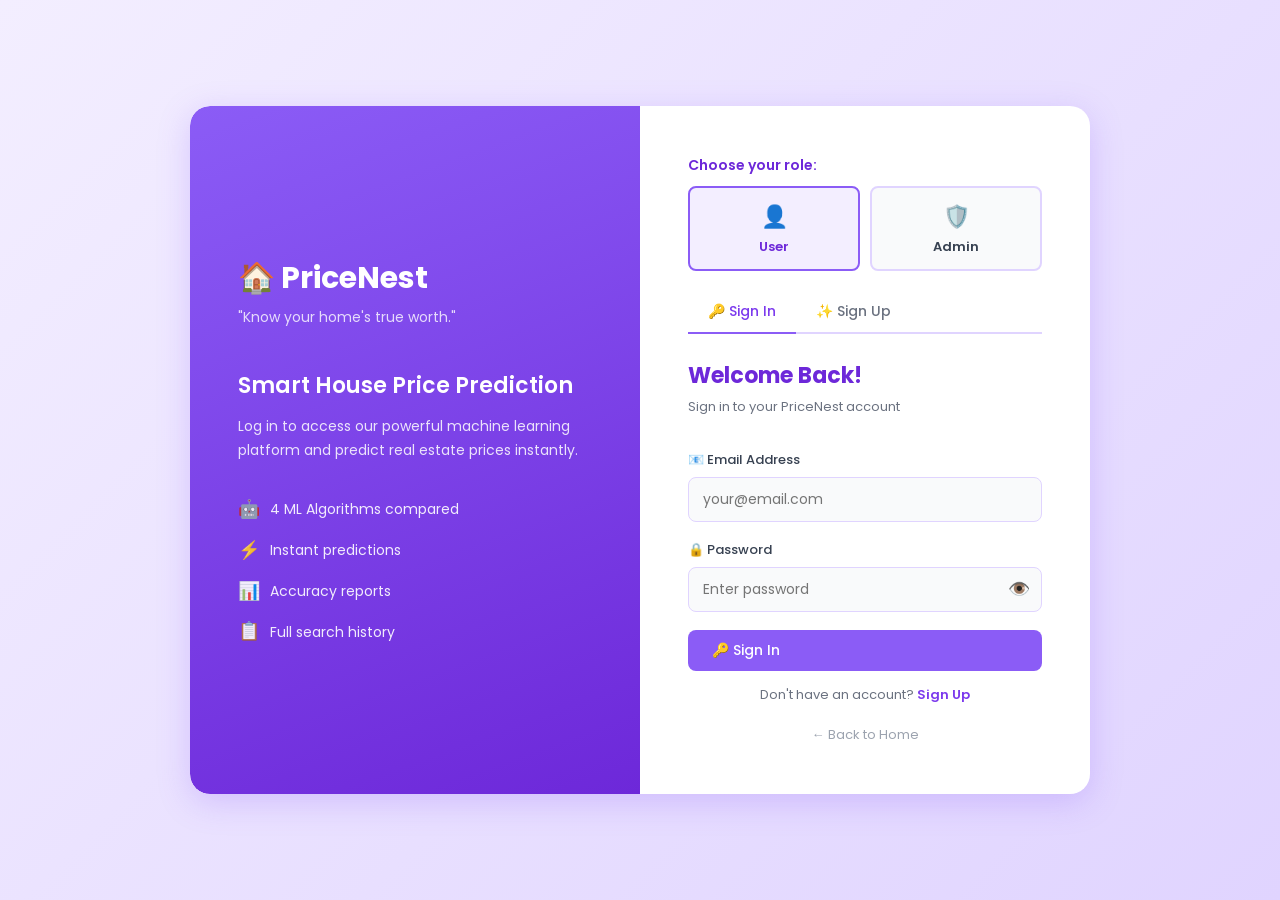
<file: frontend/pages/report.html>
<!DOCTYPE html>
<html lang="en">
<head>
  <meta charset="UTF-8"/>
  <meta name="viewport" content="width=device-width, initial-scale=1.0"/>
  <title>PriceNest - Report</title>
  <link rel="stylesheet" href="../css/style.css"/>
  <link rel="stylesheet" href="../css/report.css"/>
</head>
<body>

<nav class="navbar">
  <div class="navbar-brand">
    <span class="logo-icon">🏠</span>
    <div><span class="brand-text">PriceNest</span><span class="tagline">Know your home's true worth.</span></div>
  </div>
  <ul class="nav-links">
    <li><a href="home.html">🏠 Home</a></li>
    <li><a href="about.html">ℹ️ About</a></li>
    <li><a href="predict.html">🔮 Predict</a></li>
    <li><a href="history.html">📋 History</a></li>
    <li><a href="report.html" class="active">📊 Report</a></li>
    <li id="navAdmin" style="display:none;"><a href="admin.html">🛡️ Admin</a></li>
  </ul>
  <div style="display:flex;align-items:center;gap:10px;">
    <span id="navUsername" style="font-size:14px;font-weight:500;color:var(--lavender-700);"></span>
    <button class="profile-icon-btn" onclick="goToProfile()">👤</button>
    <button class="btn btn-sm btn-outline" onclick="logout()">🚪 Logout</button>
  </div>
</nav>

<div class="main-content">
  <div style="display:flex;justify-content:space-between;align-items:center;flex-wrap:wrap;gap:12px;margin-bottom:2rem;">
    <div>
      <h1 style="font-size:28px;font-weight:700;color:var(--lavender-700);">📊 Model Performance Report</h1>
      <p style="color:var(--gray-500);">Comparison of all 4 ML algorithms — see which is best and why.</p>
    </div>
    <div style="display:flex;gap:10px;flex-wrap:wrap;">
      <a href="predict.html" class="btn btn-outline">🔮 New Prediction</a>
      <button class="btn btn-primary" onclick="window.print()">🖨️ Print / Download PDF</button>
    </div>
  </div>

  <!-- Loading -->
  <div id="reportLoading" style="text-align:center;padding:3rem;">
    <div class="spinner"></div>
    <p style="margin-top:12px;color:var(--lavender-600);">Loading model results...</p>
  </div>

  <!-- Report Content -->
  <div id="reportContent" style="display:none;">

    <!-- Header -->
    <div id="currencyBanner" style="display:none;background:linear-gradient(135deg,var(--lavender-500),var(--lavender-700));color:white;border-radius:var(--radius);padding:14px 20px;margin-bottom:20px;font-size:14px;"></div>
    <div class="report-header-card">
      <div style="display:flex;align-items:center;gap:16px;">
        <span style="font-size:48px;">🏠</span>
        <div>
          <h2 style="font-size:20px;font-weight:700;color:var(--lavender-700);">PriceNest — ML Model Comparison Report</h2>
          <p style="color:var(--gray-500);font-size:14px;" id="reportDate"></p>
        </div>
      </div>
    </div>

    <!-- Stat cards -->
    <div class="grid-4" style="margin-bottom:24px;" id="reportSummary"></div>

    <!-- Accuracy bars -->
    <div class="card" style="margin-bottom:24px;">
      <div class="card-title">📈 Accuracy Comparison (All Models)</div>
      <div id="accuracyBars"></div>
    </div>

    <!-- Metrics table -->
    <div class="card" style="margin-bottom:24px;">
      <div class="card-title">📋 Detailed Metrics Table</div>
      <div class="table-wrap">
        <table>
          <thead>
            <tr>
              <th>🤖 Algorithm</th>
              <th>🎯 Accuracy (R²)</th>
              <th>🎯 Precision</th>
              <th>📊 F-Score</th>
              <th>📉 RMSE ($)</th>
              <th>🏆 Rank</th>
            </tr>
          </thead>
          <tbody id="reportTableBody"></tbody>
        </table>
      </div>
    </div>

    <!-- Best algo -->
    <div class="card best-algo-report" style="margin-bottom:24px;">
      <div class="card-title">🥇 Best Algorithm — Why We Recommend It</div>
      <div id="bestAlgoReport"></div>
    </div>

    <!-- ===== LAST USER PREDICTION SECTION ===== -->
    <div class="card" id="lastPredSection" style="display:none;margin-bottom:24px;border-left:4px solid var(--lavender-500);">
      <div class="card-title">🔍 Your Last Prediction — All Algorithms Compared</div>
      <div id="lastPredContent"></div>
    </div>

    <!-- Algo descriptions -->
    <div class="card" style="margin-bottom:24px;">
      <div class="card-title">📚 Algorithm Descriptions</div>
      <div class="algo-descriptions" id="algoDescriptions"></div>
    </div>

  </div><!-- /reportContent -->
</div>

<footer><p>🏠 <strong>PriceNest</strong> — Know your home's true worth. © 2024</p></footer>

<script src="../js/utils.js"></script>
<script src="../js/report.js"></script>
</body>
</html>
</file>
<file: frontend/css/style.css>
/* ============================================================
   PriceNest - Global Styles (Lavender Theme)
   ============================================================ */

/* --- Google Fonts --- */
@import url('https://fonts.googleapis.com/css2?family=Poppins:wght@300;400;500;600;700&display=swap');

/* --- CSS Variables (Lavender Palette) --- */
:root {
  --lavender-100: #f3eeff;
  --lavender-200: #e0d4ff;
  --lavender-300: #c8b4ff;
  --lavender-400: #a78bfa;
  --lavender-500: #8b5cf6;
  --lavender-600: #7c3aed;
  --lavender-700: #6d28d9;
  --lavender-dark: #4c1d95;
  --white: #ffffff;
  --gray-50: #f9fafb;
  --gray-100: #f3f4f6;
  --gray-200: #e5e7eb;
  --gray-400: #9ca3af;
  --gray-500: #6b7280;
  --gray-700: #374151;
  --gray-900: #111827;
  --success: #10b981;
  --error: #ef4444;
  --warning: #f59e0b;
  --shadow-sm: 0 1px 3px rgba(139,92,246,0.15);
  --shadow-md: 0 4px 16px rgba(139,92,246,0.2);
  --shadow-lg: 0 8px 32px rgba(139,92,246,0.25);
  --radius: 12px;
  --radius-sm: 8px;
  --radius-lg: 20px;
}

/* --- Reset & Base --- */
*, *::before, *::after {
  box-sizing: border-box;
  margin: 0;
  padding: 0;
}

body {
  font-family: 'Poppins', sans-serif;
  background: var(--lavender-100);
  color: var(--gray-700);
  min-height: 100vh;
  font-size: 15px;
  line-height: 1.6;
}

a {
  text-decoration: none;
  color: inherit;
}

/* ============================================================
   NAVBAR
   ============================================================ */

.navbar {
  background: var(--white);
  padding: 0 2rem;
  height: 68px;
  display: flex;
  align-items: center;
  justify-content: space-between;
  box-shadow: var(--shadow-sm);
  position: sticky;
  top: 0;
  z-index: 100;
  border-bottom: 2px solid var(--lavender-200);
}

.navbar-brand {
  display: flex;
  align-items: center;
  gap: 10px;
}

.navbar-brand .logo-icon {
  font-size: 28px;
}

.navbar-brand .brand-text {
  font-size: 22px;
  font-weight: 700;
  color: var(--lavender-600);
  letter-spacing: -0.5px;
}

.navbar-brand .tagline {
  font-size: 11px;
  color: var(--gray-400);
  font-weight: 400;
  display: block;
  margin-top: -4px;
}

.nav-links {
  display: flex;
  align-items: center;
  gap: 6px;
  list-style: none;
}

.nav-links a {
  padding: 8px 16px;
  border-radius: var(--radius-sm);
  font-weight: 500;
  font-size: 14px;
  color: var(--gray-700);
  transition: all 0.2s;
}

.nav-links a:hover,
.nav-links a.active {
  background: var(--lavender-100);
  color: var(--lavender-600);
}

.nav-user {
  display: flex;
  align-items: center;
  gap: 10px;
}

.profile-icon-btn {
  width: 38px;
  height: 38px;
  border-radius: 50%;
  background: var(--lavender-400);
  color: white;
  border: none;
  cursor: pointer;
  font-size: 18px;
  display: flex;
  align-items: center;
  justify-content: center;
  transition: background 0.2s;
}

.profile-icon-btn:hover {
  background: var(--lavender-600);
}

/* ============================================================
   BUTTONS
   ============================================================ */

.btn {
  display: inline-flex;
  align-items: center;
  gap: 8px;
  padding: 10px 24px;
  border-radius: var(--radius-sm);
  font-family: 'Poppins', sans-serif;
  font-weight: 500;
  font-size: 14px;
  cursor: pointer;
  border: none;
  transition: all 0.2s;
}

.btn-primary {
  background: var(--lavender-500);
  color: white;
}

.btn-primary:hover {
  background: var(--lavender-600);
  box-shadow: var(--shadow-md);
  transform: translateY(-1px);
}

.btn-outline {
  background: transparent;
  color: var(--lavender-600);
  border: 2px solid var(--lavender-400);
}

.btn-outline:hover {
  background: var(--lavender-100);
}

.btn-danger {
  background: var(--error);
  color: white;
}

.btn-danger:hover {
  background: #dc2626;
}

.btn-success {
  background: var(--success);
  color: white;
}

.btn-lg {
  padding: 14px 32px;
  font-size: 16px;
  border-radius: var(--radius);
}

.btn-sm {
  padding: 6px 14px;
  font-size: 13px;
}

/* ============================================================
   CARDS
   ============================================================ */

.card {
  background: var(--white);
  border-radius: var(--radius);
  padding: 24px;
  box-shadow: var(--shadow-sm);
  border: 1px solid var(--lavender-200);
}

.card-title {
  font-size: 18px;
  font-weight: 600;
  color: var(--lavender-700);
  margin-bottom: 16px;
  display: flex;
  align-items: center;
  gap: 8px;
}

/* ============================================================
   FORMS
   ============================================================ */

.form-group {
  margin-bottom: 18px;
}

.form-group label {
  display: block;
  font-size: 13px;
  font-weight: 500;
  color: var(--gray-700);
  margin-bottom: 6px;
}

.form-control {
  width: 100%;
  padding: 11px 14px;
  border: 1.5px solid var(--lavender-200);
  border-radius: var(--radius-sm);
  font-family: 'Poppins', sans-serif;
  font-size: 14px;
  color: var(--gray-700);
  background: var(--gray-50);
  transition: border-color 0.2s, box-shadow 0.2s;
  outline: none;
}

.form-control:focus {
  border-color: var(--lavender-400);
  box-shadow: 0 0 0 3px rgba(139,92,246,0.1);
  background: var(--white);
}

/* ============================================================
   ALERTS
   ============================================================ */

.alert {
  padding: 12px 16px;
  border-radius: var(--radius-sm);
  font-size: 14px;
  display: none;
  align-items: center;
  gap: 8px;
}

.alert.show {
  display: flex;
}

.alert-success {
  background: #d1fae5;
  color: #065f46;
  border: 1px solid #a7f3d0;
}

.alert-error {
  background: #fee2e2;
  color: #991b1b;
  border: 1px solid #fca5a5;
}

/* ============================================================
   MAIN LAYOUT
   ============================================================ */

.main-content {
  max-width: 1200px;
  margin: 0 auto;
  padding: 2rem;
}

.page-header {
  margin-bottom: 2rem;
}

.page-header h1 {
  font-size: 28px;
  font-weight: 700;
  color: var(--lavender-700);
}

.page-header p {
  color: var(--gray-500);
  margin-top: 4px;
}

/* ============================================================
   FOOTER
   ============================================================ */

footer {
  background: var(--lavender-700);
  color: rgba(255,255,255,0.85);
  text-align: center;
  padding: 2rem;
  margin-top: 4rem;
  font-size: 14px;
}

footer a {
  color: var(--lavender-300);
}

/* ============================================================
   HIDDEN / UTILITY
   ============================================================ */

.hidden { display: none !important; }

.text-center { text-align: center; }
.text-lavender { color: var(--lavender-600); }
.font-bold { font-weight: 700; }

.grid-2 {
  display: grid;
  grid-template-columns: 1fr 1fr;
  gap: 20px;
}

.grid-3 {
  display: grid;
  grid-template-columns: repeat(3, 1fr);
  gap: 20px;
}

.grid-4 {
  display: grid;
  grid-template-columns: repeat(4, 1fr);
  gap: 20px;
}

@media (max-width: 768px) {
  .grid-2, .grid-3, .grid-4 { grid-template-columns: 1fr; }
  .main-content { padding: 1rem; }
  .navbar { padding: 0 1rem; }
  .nav-links { gap: 2px; }
  .nav-links a { padding: 8px 10px; font-size: 13px; }
}

/* ============================================================
   STAT CARDS (Admin / Dashboard)
   ============================================================ */

.stat-card {
  background: var(--white);
  border-radius: var(--radius);
  padding: 22px 24px;
  display: flex;
  align-items: center;
  gap: 16px;
  box-shadow: var(--shadow-sm);
  border: 1px solid var(--lavender-200);
}

.stat-icon {
  width: 52px;
  height: 52px;
  border-radius: var(--radius-sm);
  background: var(--lavender-100);
  display: flex;
  align-items: center;
  justify-content: center;
  font-size: 24px;
  flex-shrink: 0;
}

.stat-info .stat-value {
  font-size: 26px;
  font-weight: 700;
  color: var(--lavender-700);
  line-height: 1;
}

.stat-info .stat-label {
  font-size: 13px;
  color: var(--gray-500);
  margin-top: 2px;
}

/* ============================================================
   TABLE
   ============================================================ */

.table-wrap {
  overflow-x: auto;
  border-radius: var(--radius);
  border: 1px solid var(--lavender-200);
}

table {
  width: 100%;
  border-collapse: collapse;
  font-size: 14px;
}

table th {
  background: var(--lavender-100);
  color: var(--lavender-700);
  font-weight: 600;
  padding: 12px 16px;
  text-align: left;
  white-space: nowrap;
}

table td {
  padding: 11px 16px;
  border-top: 1px solid var(--lavender-200);
  color: var(--gray-700);
}

table tr:hover td {
  background: var(--lavender-100);
}

/* ============================================================
   LOADING SPINNER
   ============================================================ */

.spinner {
  width: 36px;
  height: 36px;
  border: 3px solid var(--lavender-200);
  border-top-color: var(--lavender-500);
  border-radius: 50%;
  animation: spin 0.7s linear infinite;
  margin: 20px auto;
}

@keyframes spin {
  to { transform: rotate(360deg); }
}

/* ============================================================
   MODAL
   ============================================================ */

.modal-overlay {
  position: fixed;
  inset: 0;
  background: rgba(76,29,149,0.3);
  display: flex;
  align-items: center;
  justify-content: center;
  z-index: 200;
  backdrop-filter: blur(3px);
  display: none;
}

.modal-overlay.show {
  display: flex;
}

.modal {
  background: white;
  border-radius: var(--radius-lg);
  padding: 2rem;
  max-width: 420px;
  width: 90%;
  box-shadow: var(--shadow-lg);
}

.modal-title {
  font-size: 20px;
  font-weight: 700;
  color: var(--lavender-700);
  margin-bottom: 1.5rem;
  display: flex;
  align-items: center;
  gap: 8px;
}

/* ============================================================
   BADGE
   ============================================================ */

.badge {
  display: inline-block;
  padding: 3px 10px;
  border-radius: 20px;
  font-size: 12px;
  font-weight: 600;
}

.badge-purple {
  background: var(--lavender-100);
  color: var(--lavender-700);
}

.badge-green {
  background: #d1fae5;
  color: #065f46;
}

.badge-orange {
  background: #fef3c7;
  color: #92400e;
}
</file>
<file: frontend/css/auth.css>
/* ============================================================
   PriceNest - Auth Page Styles (Login / Signup)
   ============================================================ */

.auth-body {
  min-height: 100vh;
  display: flex;
  align-items: center;
  justify-content: center;
  background: linear-gradient(135deg, var(--lavender-100) 0%, var(--lavender-200) 100%);
  padding: 2rem;
}

/* Left hero panel */
.auth-hero {
  background: linear-gradient(160deg, var(--lavender-500) 0%, var(--lavender-700) 100%);
  color: white;
  border-radius: var(--radius-lg) 0 0 var(--radius-lg);
  padding: 3rem;
  display: flex;
  flex-direction: column;
  justify-content: center;
  min-height: 560px;
}

.auth-hero .brand {
  font-size: 30px;
  font-weight: 700;
  margin-bottom: 4px;
}

.auth-hero .tagline {
  font-size: 14px;
  opacity: 0.8;
  margin-bottom: 2.5rem;
}

.auth-hero h2 {
  font-size: 22px;
  font-weight: 600;
  margin-bottom: 12px;
}

.auth-hero p {
  font-size: 14px;
  opacity: 0.85;
  line-height: 1.7;
}

.auth-hero .feature-list {
  list-style: none;
  margin-top: 2rem;
  display: flex;
  flex-direction: column;
  gap: 12px;
}

.auth-hero .feature-list li {
  display: flex;
  align-items: center;
  gap: 10px;
  font-size: 14px;
  opacity: 0.9;
}

.auth-hero .feature-list li span.icon {
  font-size: 18px;
}

/* Auth wrapper */
.auth-wrapper {
  background: white;
  border-radius: var(--radius-lg);
  display: grid;
  grid-template-columns: 1fr 1fr;
  max-width: 900px;
  width: 100%;
  box-shadow: var(--shadow-lg);
  overflow: hidden;
}

/* Auth form panel */
.auth-form-panel {
  padding: 3rem;
}

.auth-form-panel .form-title {
  font-size: 22px;
  font-weight: 700;
  color: var(--lavender-700);
  margin-bottom: 4px;
}

.auth-form-panel .form-subtitle {
  font-size: 13px;
  color: var(--gray-500);
  margin-bottom: 2rem;
}

/* Role selector */
.role-selector {
  display: grid;
  grid-template-columns: 1fr 1fr;
  gap: 10px;
  margin-bottom: 20px;
}

.role-btn {
  padding: 12px;
  border: 2px solid var(--lavender-200);
  border-radius: var(--radius-sm);
  background: var(--gray-50);
  cursor: pointer;
  text-align: center;
  transition: all 0.2s;
  font-family: 'Poppins', sans-serif;
}

.role-btn .role-icon {
  font-size: 22px;
  display: block;
  margin-bottom: 4px;
}

.role-btn .role-label {
  font-size: 13px;
  font-weight: 600;
  color: var(--gray-700);
  display: block;
}

.role-btn.selected {
  border-color: var(--lavender-500);
  background: var(--lavender-100);
}

.role-btn.selected .role-label {
  color: var(--lavender-700);
}

/* Auth tabs */
.auth-tabs {
  display: flex;
  gap: 0;
  border-bottom: 2px solid var(--lavender-200);
  margin-bottom: 1.5rem;
}

.auth-tab {
  padding: 10px 20px;
  font-size: 14px;
  font-weight: 500;
  cursor: pointer;
  border: none;
  background: none;
  color: var(--gray-500);
  font-family: 'Poppins', sans-serif;
  border-bottom: 2px solid transparent;
  margin-bottom: -2px;
  transition: all 0.2s;
}

.auth-tab.active {
  color: var(--lavender-600);
  border-bottom-color: var(--lavender-500);
}

.auth-divider {
  text-align: center;
  font-size: 13px;
  color: var(--gray-400);
  margin: 14px 0;
  position: relative;
}

.auth-divider::before,
.auth-divider::after {
  content: '';
  position: absolute;
  top: 50%;
  width: 40%;
  height: 1px;
  background: var(--lavender-200);
}

.auth-divider::before { left: 0; }
.auth-divider::after { right: 0; }

@media (max-width: 700px) {
  .auth-wrapper { grid-template-columns: 1fr; }
  .auth-hero { border-radius: var(--radius-lg) var(--radius-lg) 0 0; min-height: auto; padding: 2rem; }
  .auth-form-panel { padding: 2rem 1.5rem; }
}
</file>
<file: frontend/css/home.css>
/* ============================================================
   PriceNest - Home Page Styles
   ============================================================ */

/* Hero Section */
.hero {
  min-height: 85vh;
  display: flex;
  align-items: center;
  background: linear-gradient(135deg, var(--lavender-100) 0%, #fff 60%, var(--lavender-200) 100%);
  padding: 4rem 4rem 4rem 5%;
  gap: 3rem;
  overflow: hidden;
  position: relative;
}

.hero::before {
  content: '';
  position: absolute;
  top: -100px;
  right: -100px;
  width: 400px;
  height: 400px;
  border-radius: 50%;
  background: radial-gradient(circle, rgba(167,139,250,0.15) 0%, transparent 70%);
  pointer-events: none;
}

.hero-content {
  max-width: 560px;
}

.hero-badge {
  display: inline-block;
  background: var(--lavender-100);
  color: var(--lavender-700);
  padding: 6px 16px;
  border-radius: 20px;
  font-size: 13px;
  font-weight: 600;
  margin-bottom: 1.2rem;
  border: 1px solid var(--lavender-300);
}

.hero-content h1 {
  font-size: 48px;
  font-weight: 800;
  color: var(--gray-900);
  line-height: 1.15;
  margin-bottom: 8px;
}

.hero-content h1 span {
  color: var(--lavender-600);
}

.hero-tagline {
  font-size: 18px;
  color: var(--lavender-500);
  font-style: italic;
  margin-bottom: 16px;
}

.hero-desc {
  font-size: 16px;
  color: var(--gray-500);
  line-height: 1.8;
  margin-bottom: 2.5rem;
}

.hero-btns {
  display: flex;
  gap: 14px;
  flex-wrap: wrap;
}

/* Hero Visual */
.hero-visual {
  flex: 1;
  display: flex;
  justify-content: center;
}

.hero-card-float {
  display: grid;
  grid-template-columns: 1fr 1fr;
  gap: 16px;
  max-width: 280px;
}

.float-item {
  background: white;
  border-radius: var(--radius);
  padding: 22px 16px;
  text-align: center;
  box-shadow: var(--shadow-md);
  border: 1px solid var(--lavender-200);
  animation: float 3s ease-in-out infinite;
}

.float-item:nth-child(2) { animation-delay: 0.5s; }
.float-item:nth-child(3) { animation-delay: 1s; }
.float-item:nth-child(4) { animation-delay: 1.5s; }

.float-item span {
  font-size: 30px;
  display: block;
  margin-bottom: 8px;
}

.float-item p {
  font-size: 13px;
  font-weight: 600;
  color: var(--lavender-700);
}

@keyframes float {
  0%, 100% { transform: translateY(0); }
  50% { transform: translateY(-6px); }
}

/* Features Section */
.section-features {
  padding: 5rem 0;
  background: var(--white);
}

.section-title {
  text-align: center;
  margin-bottom: 3rem;
}

.section-title h2 {
  font-size: 30px;
  font-weight: 700;
  color: var(--lavender-700);
  margin-bottom: 8px;
}

.section-title p {
  color: var(--gray-500);
  font-size: 16px;
}

.feature-card {
  background: var(--lavender-100);
  border-radius: var(--radius);
  padding: 28px 24px;
  border: 1px solid var(--lavender-200);
  transition: transform 0.2s, box-shadow 0.2s;
  text-align: center;
}

.feature-card:hover {
  transform: translateY(-4px);
  box-shadow: var(--shadow-md);
}

.feature-icon {
  font-size: 36px;
  margin-bottom: 12px;
}

.feature-card h3 {
  font-size: 16px;
  font-weight: 600;
  color: var(--lavender-700);
  margin-bottom: 8px;
}

.feature-card p {
  font-size: 14px;
  color: var(--gray-500);
  line-height: 1.7;
}

/* CTA Section */
.section-cta {
  background: linear-gradient(135deg, var(--lavender-500) 0%, var(--lavender-700) 100%);
  padding: 5rem 2rem;
  text-align: center;
}

.cta-content h2 {
  font-size: 32px;
  font-weight: 700;
  color: white;
  margin-bottom: 16px;
}

.cta-content p {
  color: rgba(255,255,255,0.85);
  max-width: 600px;
  margin: 0 auto 2.5rem;
  font-size: 16px;
  line-height: 1.8;
}

#ctaBtns {
  display: flex;
  justify-content: center;
  gap: 14px;
  flex-wrap: wrap;
}

@media (max-width: 900px) {
  .hero {
    flex-direction: column;
    padding: 3rem 1.5rem;
    text-align: center;
    min-height: auto;
  }
  .hero-content h1 { font-size: 34px; }
  .hero-btns { justify-content: center; }
  .hero-visual { display: none; }
}
</file>
<file: frontend/css/predict.css>
/* ============================================================
   PriceNest - Prediction Page Styles
   ============================================================ */

.predict-layout {
  display: grid;
  grid-template-columns: 380px 1fr;
  gap: 24px;
  align-items: start;
}

.predict-form-card {
  position: sticky;
  top: 88px;
}

/* Best Result Card */
.best-result-card {
  background: linear-gradient(135deg, var(--lavender-500) 0%, var(--lavender-700) 100%);
  border-radius: var(--radius-lg);
  padding: 2rem;
  text-align: center;
  color: white;
  box-shadow: var(--shadow-lg);
}

.best-label {
  font-size: 14px;
  font-weight: 600;
  opacity: 0.85;
  margin-bottom: 8px;
  text-transform: uppercase;
  letter-spacing: 1px;
}

.best-price {
  font-size: 42px;
  font-weight: 800;
  margin-bottom: 6px;
  letter-spacing: -1px;
}

.best-model {
  font-size: 16px;
  font-weight: 600;
  opacity: 0.9;
  margin-bottom: 12px;
}

.best-reason {
  font-size: 13px;
  opacity: 0.8;
  line-height: 1.6;
  max-width: 420px;
  margin: 0 auto;
}

/* Model Cards Grid */
.model-cards-grid {
  display: grid;
  grid-template-columns: 1fr 1fr;
  gap: 14px;
  margin-top: 4px;
}

.model-card {
  border: 1.5px solid var(--lavender-200);
  border-radius: var(--radius);
  padding: 16px;
  transition: border-color 0.2s, box-shadow 0.2s;
}

.model-card.is-best {
  border-color: var(--lavender-500);
  background: var(--lavender-100);
  box-shadow: var(--shadow-sm);
}

.model-card .model-name {
  font-size: 13px;
  font-weight: 600;
  color: var(--lavender-700);
  margin-bottom: 8px;
  display: flex;
  align-items: center;
  justify-content: space-between;
}

.model-card .model-price {
  font-size: 20px;
  font-weight: 700;
  color: var(--gray-900);
  margin-bottom: 10px;
}

.model-metric {
  display: flex;
  justify-content: space-between;
  font-size: 12px;
  padding: 4px 0;
  border-top: 1px solid var(--lavender-200);
}

.model-metric .metric-label {
  color: var(--gray-500);
}

.model-metric .metric-value {
  font-weight: 600;
  color: var(--lavender-700);
}

/* Accuracy Bar */
.acc-bar-wrap {
  margin-top: 8px;
}

.acc-bar-label {
  display: flex;
  justify-content: space-between;
  font-size: 11px;
  color: var(--gray-500);
  margin-bottom: 3px;
}

.acc-bar {
  height: 6px;
  background: var(--lavender-200);
  border-radius: 3px;
  overflow: hidden;
}

.acc-bar-fill {
  height: 100%;
  background: var(--lavender-500);
  border-radius: 3px;
  transition: width 0.8s ease;
}

/* Best Algorithm Explanation */
.best-algo-card {
  margin-top: 20px;
  border-left: 4px solid var(--lavender-500);
}

.best-algo-text {
  font-size: 14px;
  color: var(--gray-700);
  line-height: 1.8;
}

.best-algo-text .algo-fact {
  background: var(--lavender-100);
  border-radius: var(--radius-sm);
  padding: 10px 14px;
  margin-top: 12px;
  font-size: 13px;
  color: var(--lavender-700);
  border-left: 3px solid var(--lavender-400);
}

/* ── Area Type Selector (Urban / Semi-Urban / Rural) ─────── */
/* Overrides the inline styles from predict.html for a polished look */
#stepAreaType {
  margin-top: 14px;
  padding-top: 12px;
  border-top: 1.5px dashed var(--lavender-200);
}

#stepAreaType > label {
  font-size: 12px !important;
  font-weight: 700 !important;
  color: var(--lavender-700) !important;
  display: flex;
  align-items: center;
  gap: 6px;
  margin-bottom: 10px;
}

.area-badge-row {
  display: flex;
  gap: 8px;
}

.area-badge {
  flex: 1;
  padding: 12px 8px 10px;
  border: 2px solid var(--lavender-200);
  border-radius: 10px;
  text-align: center;
  cursor: pointer;
  background: white;
  transition: all 0.2s ease;
  user-select: none;
  position: relative;
  overflow: hidden;
}

.area-badge::before {
  content: "";
  position: absolute;
  inset: 0;
  opacity: 0;
  transition: opacity 0.2s;
}

.area-badge[data-type="urban"]::before      { background: linear-gradient(135deg, #ede9fe, #ddd6fe); }
.area-badge[data-type="semi-urban"]::before  { background: linear-gradient(135deg, #fef3c7, #fde68a); }
.area-badge[data-type="rural"]::before       { background: linear-gradient(135deg, #d1fae5, #a7f3d0); }

.area-badge:hover::before,
.area-badge.selected::before { opacity: 1; }

.area-badge .badge-icon {
  font-size: 22px;
  display: block;
  margin-bottom: 4px;
  position: relative;
  z-index: 1;
  transition: transform 0.2s;
}

.area-badge:hover .badge-icon,
.area-badge.selected .badge-icon { transform: scale(1.15); }

.area-badge span:not(.badge-icon):not(.badge-lbl) {
  font-size: 11px;
  font-weight: 700;
  display: block;
  color: var(--gray-700);
  position: relative;
  z-index: 1;
}

.area-badge .badge-lbl {
  font-size: 9.5px;
  color: var(--gray-400);
  display: block;
  margin-top: 2px;
  position: relative;
  z-index: 1;
}

.area-badge.selected {
  border-width: 2px;
  box-shadow: 0 4px 12px rgba(139, 92, 246, 0.18);
}

.area-badge[data-type="urban"].selected      { border-color: var(--lavender-500); }
.area-badge[data-type="semi-urban"].selected  { border-color: #d97706; }
.area-badge[data-type="rural"].selected       { border-color: #059669; }

.area-badge.selected span:not(.badge-icon):not(.badge-lbl) {
  color: var(--gray-900);
  font-weight: 800;
}

/* Prompt user to pick area type */
#stepAreaType .area-type-prompt {
  font-size: 11px;
  color: var(--lavender-500);
  font-weight: 600;
  text-align: center;
  margin-top: 8px;
  padding: 6px 10px;
  background: var(--lavender-100);
  border-radius: 6px;
  display: none;
}
#stepAreaType:not(:has(.area-badge.selected)) .area-type-prompt {
  display: block;
}

@media (max-width: 900px) {
  .predict-layout {
    grid-template-columns: 1fr;
  }
  .predict-form-card {
    position: static;
  }
  .model-cards-grid {
    grid-template-columns: 1fr;
  }
}


.predict-layout {
  display: grid;
  grid-template-columns: 380px 1fr;
  gap: 24px;
  align-items: start;
}

.predict-form-card {
  position: sticky;
  top: 88px;
}

/* Best Result Card */
.best-result-card {
  background: linear-gradient(135deg, var(--lavender-500) 0%, var(--lavender-700) 100%);
  border-radius: var(--radius-lg);
  padding: 2rem;
  text-align: center;
  color: white;
  box-shadow: var(--shadow-lg);
}

.best-label {
  font-size: 14px;
  font-weight: 600;
  opacity: 0.85;
  margin-bottom: 8px;
  text-transform: uppercase;
  letter-spacing: 1px;
}

.best-price {
  font-size: 42px;
  font-weight: 800;
  margin-bottom: 6px;
  letter-spacing: -1px;
}

.best-model {
  font-size: 16px;
  font-weight: 600;
  opacity: 0.9;
  margin-bottom: 12px;
}

.best-reason {
  font-size: 13px;
  opacity: 0.8;
  line-height: 1.6;
  max-width: 420px;
  margin: 0 auto;
}

/* Model Cards Grid */
.model-cards-grid {
  display: grid;
  grid-template-columns: 1fr 1fr;
  gap: 14px;
  margin-top: 4px;
}

.model-card {
  border: 1.5px solid var(--lavender-200);
  border-radius: var(--radius);
  padding: 16px;
  transition: border-color 0.2s, box-shadow 0.2s;
}

.model-card.is-best {
  border-color: var(--lavender-500);
  background: var(--lavender-100);
  box-shadow: var(--shadow-sm);
}

.model-card .model-name {
  font-size: 13px;
  font-weight: 600;
  color: var(--lavender-700);
  margin-bottom: 8px;
  display: flex;
  align-items: center;
  justify-content: space-between;
}

.model-card .model-price {
  font-size: 20px;
  font-weight: 700;
  color: var(--gray-900);
  margin-bottom: 10px;
}

.model-metric {
  display: flex;
  justify-content: space-between;
  font-size: 12px;
  padding: 4px 0;
  border-top: 1px solid var(--lavender-200);
}

.model-metric .metric-label {
  color: var(--gray-500);
}

.model-metric .metric-value {
  font-weight: 600;
  color: var(--lavender-700);
}

/* Accuracy Bar */
.acc-bar-wrap {
  margin-top: 8px;
}

.acc-bar-label {
  display: flex;
  justify-content: space-between;
  font-size: 11px;
  color: var(--gray-500);
  margin-bottom: 3px;
}

.acc-bar {
  height: 6px;
  background: var(--lavender-200);
  border-radius: 3px;
  overflow: hidden;
}

.acc-bar-fill {
  height: 100%;
  background: var(--lavender-500);
  border-radius: 3px;
  transition: width 0.8s ease;
}

/* Best Algorithm Explanation */
.best-algo-card {
  margin-top: 20px;
  border-left: 4px solid var(--lavender-500);
}

.best-algo-text {
  font-size: 14px;
  color: var(--gray-700);
  line-height: 1.8;
}

.best-algo-text .algo-fact {
  background: var(--lavender-100);
  border-radius: var(--radius-sm);
  padding: 10px 14px;
  margin-top: 12px;
  font-size: 13px;
  color: var(--lavender-700);
  border-left: 3px solid var(--lavender-400);
}

@media (max-width: 900px) {
  .predict-layout {
    grid-template-columns: 1fr;
  }
  .predict-form-card {
    position: static;
  }
  .model-cards-grid {
    grid-template-columns: 1fr;
  }
}
</file>
<file: frontend/css/report.css>
/* ============================================================
   PriceNest - Report Page Styles
   ============================================================ */

.report-header-card {
  background: linear-gradient(135deg, var(--lavender-100) 0%, white 100%);
  border: 1.5px solid var(--lavender-300);
  border-radius: var(--radius-lg);
  padding: 24px 28px;
  margin-bottom: 24px;
}

/* Accuracy bars */
.acc-row {
  display: flex;
  align-items: center;
  gap: 16px;
  margin-bottom: 14px;
}

.acc-row-label {
  width: 180px;
  font-size: 13px;
  font-weight: 600;
  color: var(--lavender-700);
  flex-shrink: 0;
}

.acc-row-bar-wrap {
  flex: 1;
  height: 24px;
  background: var(--lavender-100);
  border-radius: 12px;
  overflow: hidden;
  position: relative;
}

.acc-row-bar {
  height: 100%;
  border-radius: 12px;
  background: linear-gradient(90deg, var(--lavender-400), var(--lavender-600));
  transition: width 1s ease;
  display: flex;
  align-items: center;
  justify-content: flex-end;
  padding-right: 8px;
  font-size: 12px;
  font-weight: 700;
  color: white;
  min-width: 40px;
}

.acc-row-bar.best-bar {
  background: linear-gradient(90deg, var(--lavender-500), var(--lavender-dark));
}

.acc-row-value {
  width: 60px;
  text-align: right;
  font-size: 14px;
  font-weight: 700;
  color: var(--lavender-700);
  flex-shrink: 0;
}

/* Best Algo Report */
.best-algo-report {
  border-left: 5px solid var(--lavender-500);
  background: var(--lavender-100);
}

.best-algo-summary {
  display: grid;
  grid-template-columns: repeat(3, 1fr);
  gap: 14px;
  margin-bottom: 16px;
}

.best-algo-metric {
  background: white;
  border-radius: var(--radius-sm);
  padding: 14px;
  text-align: center;
  border: 1px solid var(--lavender-200);
}

.best-algo-metric .met-value {
  font-size: 22px;
  font-weight: 800;
  color: var(--lavender-600);
}

.best-algo-metric .met-label {
  font-size: 12px;
  color: var(--gray-500);
  margin-top: 2px;
}

.best-algo-why {
  font-size: 14px;
  color: var(--gray-700);
  line-height: 1.8;
  background: white;
  border-radius: var(--radius-sm);
  padding: 14px;
  border: 1px solid var(--lavender-200);
}

/* Algorithm descriptions */
.algo-descriptions {
  display: grid;
  grid-template-columns: 1fr 1fr;
  gap: 16px;
}

.algo-desc-card {
  border: 1.5px solid var(--lavender-200);
  border-radius: var(--radius);
  padding: 16px;
}

.algo-desc-card .algo-name {
  font-size: 14px;
  font-weight: 700;
  color: var(--lavender-700);
  margin-bottom: 6px;
  display: flex;
  align-items: center;
  gap: 8px;
}

.algo-desc-card p {
  font-size: 13px;
  color: var(--gray-500);
  line-height: 1.7;
}

@media print {
  .navbar, footer, .btn, .nav-user { display: none !important; }
  body { background: white; }
  .card { box-shadow: none; border: 1px solid #ddd; }
}

@media (max-width: 768px) {
  .algo-descriptions { grid-template-columns: 1fr; }
  .best-algo-summary { grid-template-columns: 1fr 1fr; }
}
</file>
